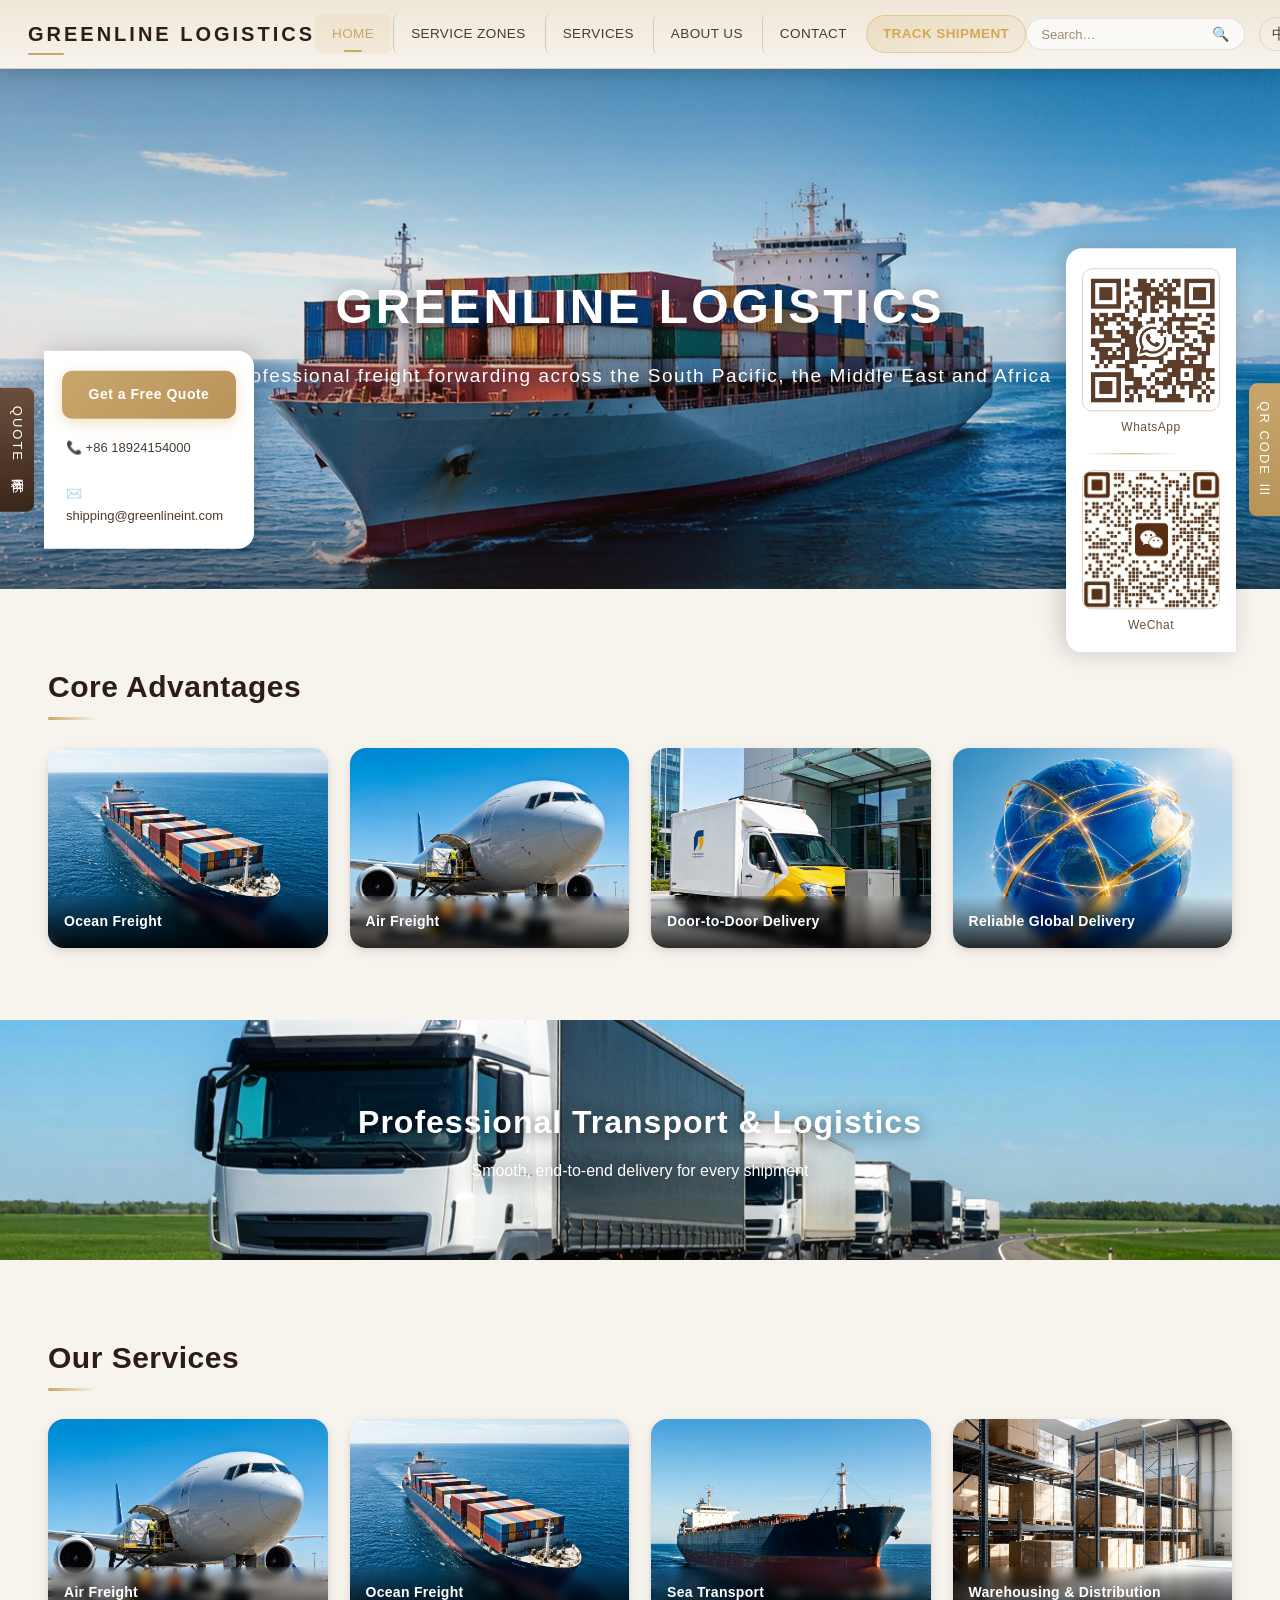
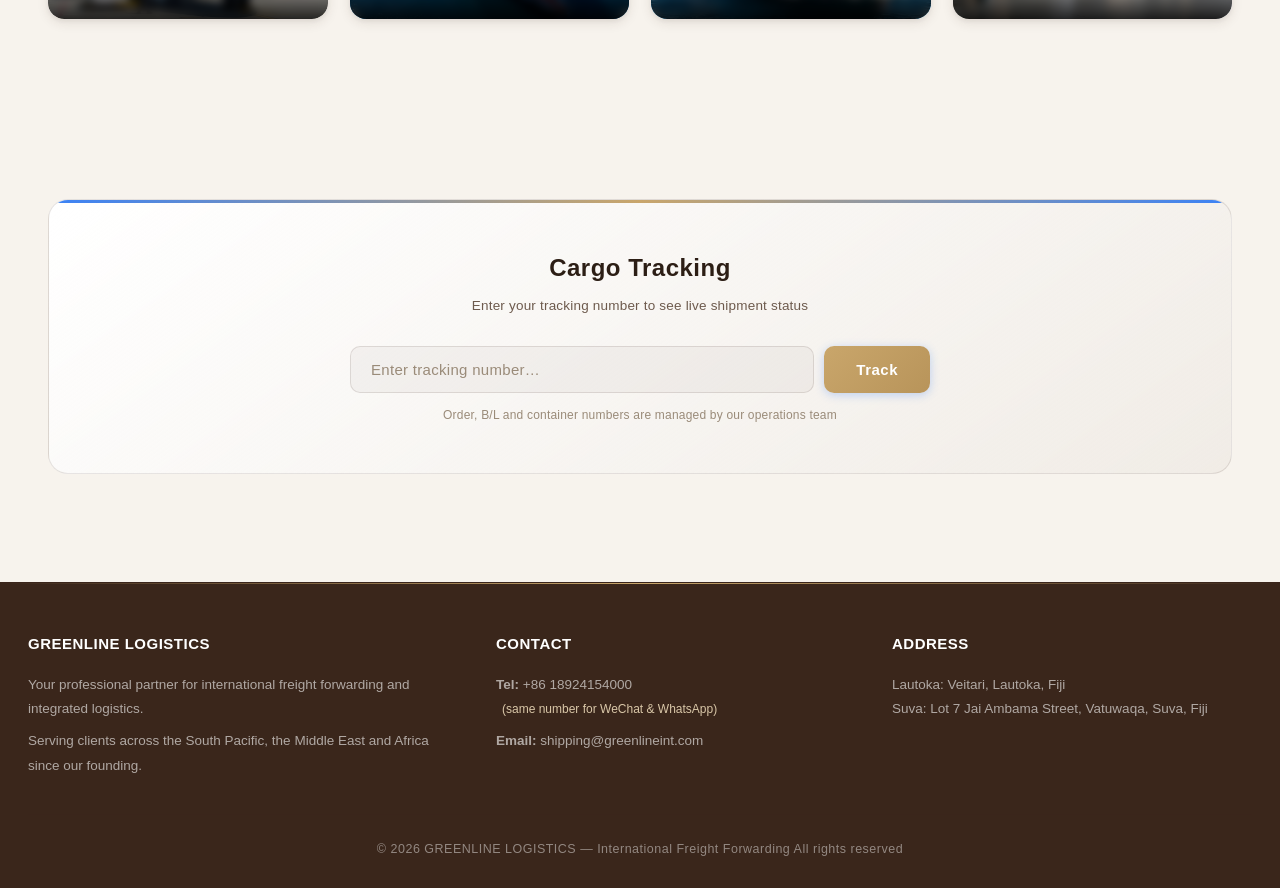
<file: index.html>
<!DOCTYPE html>
<html lang="en">
<head>
<meta charset="UTF-8">
<meta name="viewport" content="width=device-width, initial-scale=1.0">
<title>GREENLINE LOGISTICS — International Freight Forwarding & Logistics</title>
<meta name="description" content="GREENLINE LOGISTICS — Professional international freight forwarding, ocean shipping, air freight, customs clearance, and door-to-door logistics solutions. Serving the South Pacific, Middle East & Africa.">
<meta name="keywords" content="freight forwarding, logistics, ocean shipping, air freight, customs clearance, international shipping, cargo tracking, GREENLINE">
<link rel="icon" type="image/png" href="images/favicon.png">
<link rel="stylesheet" href="style.css?v=20261126b">
<script src="i18n.js?v=20261112b"></script>
</head>
<body>

<!-- Header / Navigation -->
<header class="header">
  <div class="header-inner">
    <button class="menu-toggle" onclick="document.querySelector('.nav').classList.toggle('open')" aria-label="Menu">&#9776;</button>
    <div class="logo" data-i18n="logo">GREENLINE LOGISTICS</div>
    <nav class="nav">
      <a href="index.html" class="active" data-i18n="nav.home">Home</a>
      <a href="service-zones.html" data-i18n="nav.zones">Service Zones</a>
      <a href="service.html" data-i18n="nav.service">Service</a>
      <a href="about.html" data-i18n="nav.about">About Us</a>
      <a href="contact.html" data-i18n="nav.contact">Contact Us</a>
      <a href="index.html#track" class="nav-track" data-i18n="nav.track">Track Order</a>
    </nav>
    <div class="nav-right">
      <div class="search-box">
        <input type="text" id="siteSearch" data-i18n-ph="search.ph" placeholder="Search...">
        <button type="button" id="searchBtnNav" title="Search this page">&#128269;</button>
      </div>
      <span class="lang-switch" title="切换到中文" aria-label="切换到中文">中文</span>
    </div>
  </div>
</header>

<!-- Hero Banner -->
<section class="hero">
  <img src="images/hero-home.jpg" alt="International Transportation Logistics — Airplane and Cargo Ship">
  <div class="hero-overlay">
    <h1 data-i18n="home.hero.title">GREENLINE LOGISTICS</h1>
    <p data-i18n="home.hero.sub">Professional Freight Forwarding Across the South Pacific, Middle East &amp; Africa</p>
  </div>
</section>

<!-- Core Advantages -->
<section class="section reveal">
  <div class="container">
    <h2 class="section-title" data-i18n="home.core.title">Core Advantages</h2>
    <div class="card-grid">
      <div class="card-img">
        <img src="images/icons/ocean.jpg" alt="International Ocean Shipping">
        <div class="label" data-i18n="home.core.ocean">International Ocean Shipping</div>
      </div>
      <div class="card-img">
        <img src="images/icons/air.jpg" alt="International Air Freight">
        <div class="label" data-i18n="home.core.air">International Air Freight</div>
      </div>
      <div class="card-img">
        <img src="images/icons/door.jpg" alt="Door-to-door Sea Freight">
        <div class="label" data-i18n="home.core.door">Door-to-door Sea Freight</div>
      </div>
      <div class="card-img">
        <img src="images/icons/global.jpg" alt="Stable Global Delivery">
        <div class="label" data-i18n="home.core.global">Stable Global Delivery</div>
      </div>
    </div>
  </div>
</section>

<!-- Full-width Banner -->
<section class="full-banner">
  <img src="images/banner-highway.jpg" alt="Professional Transportation & Logistics Highway">
  <div class="banner-text">
    <h2 data-i18n="home.banner.title">Professional Transportation &amp; Logistics</h2>
    <p data-i18n="home.banner.sub">Smooth Shipping for You All the Way</p>
  </div>
</section>

<!-- Service Items -->
<section class="section reveal">
  <div class="container">
    <h2 class="section-title" data-i18n="home.service.title">Service Items</h2>
    <div class="card-grid">
      <div class="card-img">
        <img src="images/icons/air.jpg" alt="Air Freight Services">
        <div class="label" data-i18n="home.service.air">Air Freight</div>
      </div>
      <div class="card-img">
        <img src="images/icons/ocean.jpg" alt="Ocean Shipping Services">
        <div class="label" data-i18n="home.service.ocean">Ocean Freight</div>
      </div>
      <div class="card-img">
        <img src="images/icons/sea.jpg" alt="Sea Transport">
        <div class="label" data-i18n="home.service.sea">Sea Transport</div>
      </div>
      <div class="card-img">
        <img src="images/icons/warehouse.jpg" alt="Warehousing & Distribution">
        <div class="label" data-i18n="home.service.warehouse">Warehousing &amp; Distribution</div>
      </div>
    </div>
  </div>
</section>

<!-- Cargo Tracking Module -->
<section class="section">
  <div class="container">
    <div class="track-section" id="track">
      <h2 data-i18n="track.title">Cargo Tracking</h2>
      <div class="track-sub" data-i18n="track.sub">Enter your tracking number to view shipment status</div>
      <div class="track-row">
        <input id="codeInput" type="text" autocomplete="off" data-i18n-ph="track.ph" placeholder="Enter tracking number...">
        <button id="searchBtn" data-i18n="track.btn">Track</button>
      </div>
      <div class="track-hint" data-i18n="track.hint">Order / B/L / Container no. maintained by our back-office team</div>
      <div class="track-result" id="result">
        <div class="track-res-code"><span data-i18n="track.code">CODE:</span> <b id="resCode"></b></div>
        <div class="track-res-info" id="resInfo"></div>
        <div class="track-timeline" id="resTimeline"></div>
        <div class="track-res-time" id="resUpdated"></div>
      </div>
      <div class="track-notfound" id="notfound"></div>
    </div>
  </div>
</section>

<!-- Search Results Overlay (hidden by default) -->
<div id="searchOverlay" class="search-overlay" style="display:none">
  <div class="search-overlay-inner">
    <div class="search-overlay-header">
      <span data-i18n="search.results">Search Results</span>
      <button onclick="closeSearch()" class="search-close">&times;</button>
    </div>
    <div id="searchResultsBody" class="search-results-body"></div>
  </div>
</div>

<!-- Footer -->
<footer class="footer">
  <div class="footer-inner">
    <div class="footer-col">
      <h4 data-i18n="logo">GREENLINE LOGISTICS</h4>
      <p data-i18n="footer.company">Professional international freight forwarding and integrated logistics services.</p>
      <p data-i18n="footer.serving">Serving clients across the South Pacific, Middle East &amp; Africa since establishment.</p>
    </div>
    <div class="footer-col">
      <h4 data-i18n="footer.contact">Contact</h4>
      <p><strong>Tel:</strong> +86 18924154000 <span class="footer-same-number" data-i18n="footer.whatsappWechatNote">(same number for WeChat &amp; WhatsApp)</span></p>
      <p><strong>Email:</strong> shipping@greenlineint.com</p>
    </div>
    <div class="footer-col">
      <h4 data-i18n="footer.address">Address</h4>
      <p data-i18n-html="footer.addressText">Lautoka: Veitari, Lautoka, Fiji<br>Suva: Lot 7 Jai Ambama Street, Vatuwaqa, Suva, Fiji</p>
    </div>
  </div>
  <div class="footer-bottom" data-i18n="footer.copyright">
    &copy; 2026 GREENLINE LOGISTICS — International Freight Forwarding. All rights reserved.
  </div>
</footer>

<script>
/* ---- Track Data Loader ---- */
var DATA = { entries: [] };
var TRACK_LOAD = 'loading';                                            /* loading | ready | error */
var trackLoadTimer = setTimeout(function(){
  if(TRACK_LOAD === 'loading') TRACK_LOAD = 'error';                   /* 10s 未有响应即视为失败 */
}, 10000);
fetch('track-data.json?' + Date.now())
  .then(function(r){ if(!r.ok) throw new Error('HTTP ' + r.status); return r.json(); })
  .then(function(j){
    clearTimeout(trackLoadTimer);
    DATA = j;
    TRACK_LOAD = 'ready';
    if(window.__lastTrackCode) search();                               /* 加载慢时用户已查过 → 自动重查 */
  })
  .catch(function(e){
    clearTimeout(trackLoadTimer);
    TRACK_LOAD = 'error';
    console.warn('load track-data.json failed', e);
  });

/* 货物追踪查询辅助：提单号 / 品名 / 柜号封号 / 节点文案 全部纳入检索范围 */
/* 归一化：统一大写，把 - + / 空格 等一律当分隔符，前后补空格做「词边界」匹配，
   这样 "26N-1" 命中 "26N-1 GREENLINE+TOP SAVE"，但不会误命中 "26N-10 ..."。 */
function trackNorm(s){
  return (s == null ? '' : String(s)).toUpperCase().replace(/[^0-9A-Z\u4e00-\u9fa5]+/g, ' ').replace(/\s+/g, ' ').trim();
}
function trackHay(e){
  var parts = [e.code, e.infoZh, e.infoEn];
  (e.events || []).forEach(function(x){
    parts.push(x.statusZh, x.statusEn, x.locationZh, x.locationEn, x.noteZh, x.noteEn);
  });
  return ' ' + trackNorm(parts.join(' ')) + ' ';
}
function escAttr(s){ return esc(s).replace(/"/g, '&quot;'); }
/* 模糊匹配到多票时（同一柜常见）：列出来让客户自己点 */
function showMatchList(list){
  var res = document.getElementById('result');
  var tl  = document.getElementById('resTimeline');
  var zh  = I18N.curLang() === 'zh';
  document.getElementById('resCode').textContent = (zh ? '匹配到 ' : 'Matched ') + list.length + (zh ? ' 票' : ' shipment(s)');
  document.getElementById('resInfo').textContent = (zh ? '点击下面任意一票查看详细轨迹' : 'Tap a shipment below to view its timeline');
  document.getElementById('resUpdated').textContent = '';
  var html = '<div class="tl-head">' + (zh ? '\ud83d\ude9a 请选择一票' : '\ud83d\ude9a Pick a shipment') + '</div><ul class="tl-list tl-pick">';
  list.forEach(function(e){
    html += '<li class="tl-item" data-code="' + escAttr(e.code) + '" style="cursor:pointer">'
         +  '<span class="tl-dot"></span><div class="tl-body">'
         +  '<div class="tl-status">' + esc(e.code) + '</div>'
         +  ((e.infoZh || e.infoEn) ? '<div class="tl-meta">' + esc(e.infoZh || e.infoEn) + '</div>' : '')
         +  '</div></li>';
  });
  html += '</ul>';
  if(tl) tl.innerHTML = html;
  res.classList.add('show');
  if(tl) Array.prototype.forEach.call(tl.querySelectorAll('[data-code]'), function(li){
    li.addEventListener('click', function(){
      document.getElementById('codeInput').value = li.getAttribute('data-code');
      search();
    });
  });
}
function search(){
  var code = (document.getElementById('codeInput').value || '').trim().toUpperCase();
  var res = document.getElementById('result');
  var nf  = document.getElementById('notfound');
  var tl  = document.getElementById('resTimeline');
  res.classList.remove('show'); nf.classList.remove('show');
  if(tl) tl.innerHTML = '';
  if(!code) return;
  window.__lastTrackCode = code;                                         /* 加载中/失败时也记住关键词 */
  var found = null, matches = [];
  (DATA.entries||[]).forEach(function(e){
    if((e.code||'').toUpperCase() === code) found = e;                 // 1) 精确匹配优先
  });
  if(!found){
    /* 2) 模糊匹配：提单号片段 / 品名 / 柜号封号 / 节点文案 都算（词边界，避免 26N-1 撞上 26N-10） */
    var needle = ' ' + trackNorm(code) + ' ';
    (DATA.entries||[]).forEach(function(e){
      if(trackHay(e).indexOf(needle) >= 0) matches.push(e);
    });
    if(matches.length === 1) found = matches[0];
    /* 3) 短批次号（如 26 / 26N）再按词首前缀补一轮：26 列出所有 26 批次，26N 只列 26N */
    var q = trackNorm(code);
    if(/^[0-9A-Z]{2,4}$/.test(q)){
      var seen = {};
      matches.forEach(function(e){ seen[e.code] = 1; });
      (DATA.entries||[]).forEach(function(e){
        var hay = trackHay(e);                                        /* 含柜号/封号 note，半截柜号也能搜 */
        if(hay.indexOf(' ' + q) >= 0 && !seen[e.code]){ matches.push(e); seen[e.code] = 1; }
      });
      if(matches.length === 1) found = matches[0];
      else if(matches.length > 1) found = null;
    }
  }
  if(found){
    document.getElementById('resCode').textContent = found.code;
    var zh = I18N.curLang()==='zh';
    var infoKey  = zh ? 'infoZh' : 'infoEn';
    var otherKey = zh ? 'infoEn' : 'infoZh';
    document.getElementById('resInfo').textContent = (found[infoKey] || found[otherKey] || found.info || '');
    window.__lastTrackCode = code;
    var events = (found.events||[]).filter(function(x){ return x && (x.status||x.statusZh||x.statusEn||x.date||x.note||x.noteZh||x.noteEn||x.location||x.locationZh||x.locationEn); });
    if(events.length && tl) renderTimeline(events);
    document.getElementById('resUpdated').textContent = (I18N.curLang()==='zh'?'更新时间：':'Updated: ') + (found.updated || '—');
    res.classList.add('show');
  } else if(matches.length > 1){
    window.__lastTrackCode = code;                                     // 切语言时按同一关键词重查
    showMatchList(matches);
  } else {
    document.getElementById('resCode').textContent = '';
    document.getElementById('resInfo').textContent = '';
    document.getElementById('resUpdated').textContent = '';
    if(TRACK_LOAD === 'loading' || TRACK_LOAD === 'error'){
      var zhLoad = I18N.curLang() === 'zh';
      nf.textContent = TRACK_LOAD === 'loading'
        ? (zhLoad ? '货物数据加载中，请稍后重试' : 'Loading tracking data, please retry shortly')
        : (zhLoad ? '货物数据加载失败，请刷新页面或联系客服' : 'Failed to load tracking data, please refresh or contact us');
    } else {
      nf.textContent = I18N.t('track.nf');
    }
    nf.classList.add('show');
  }
}

function esc(s){ return (s==null?'':String(s)).replace(/[&<>]/g,function(c){return {'&':'&amp;','<':'&lt;','>':'&gt;'}[c];}); }

function renderTimeline(events){
  var tl = document.getElementById('resTimeline');
  if(!tl) return;
  var zh = I18N.curLang()==='zh';
  function pick(ev, base){
    var k  = base + (zh ? 'Zh' : 'En');
    var ok = base + (zh ? 'En' : 'Zh');
    return (ev[k]  != null && ev[k]  !== '') ? ev[k]
         : (ev[ok] != null && ev[ok] !== '') ? ev[ok]
         : (ev[base] || '');
  }
  var html = '<div class="tl-head">'+(zh?'🚚 物流轨迹':'🚚 Tracking Timeline')+'</div><ul class="tl-list">';
  events.slice().reverse().forEach(function(ev, i){
    var status = pick(ev, 'status');
    var location = pick(ev, 'location');
    var note = pick(ev, 'note');
    html += '<li class="tl-item'+(i===0?' tl-now':'')+'">';
    var dateShow = zh ? (ev.date||'') : (ev.dateEn || ev.date || '');
    if(dateShow) html += '<div class="tl-date">'+esc(dateShow)+'</div>';
    html += '<span class="tl-dot"></span><div class="tl-body">';
    var statusText = esc(status);
    if(location) statusText += ' <span class="tl-loc">'+esc(location)+'</span>';
    if(statusText) html += '<div class="tl-status">'+statusText+'</div>';
    var meta = [];
    if(note) meta.push(esc(note));
    if(meta.length) html += '<div class="tl-meta">'+meta.join(' &nbsp;·&nbsp; ')+'</div>';
    html += '</div></li>';
  });
  html += '</ul>';
  tl.innerHTML = html;
}
document.getElementById('searchBtn').addEventListener('click', search);
document.getElementById('codeInput').addEventListener('keydown', function(e){
  if(e.key === 'Enter') search();
});

/* Re-render the tracking result when the language is switched */
window.addEventListener('gl-lang-change', function(){
  if(window.__lastTrackCode){
    var ci = document.getElementById('codeInput');
    if(ci) ci.value = window.__lastTrackCode;
    search();
  }
});

/* ---- Real On-Page Search ---- */
(function(){
  var input = document.getElementById('siteSearch');
  var btn   = document.getElementById('searchBtnNav');
  if(!input || !btn) return;

  function doSearch(){
    var q = (input.value||'').trim().toLowerCase();
    if(!q){ closeSearch(); return; }
    // Collect searchable text nodes from main content
    var walker = document.createTreeWalker(
      document.body,
      NodeFilter.SHOW_TEXT,
      { acceptNode: function(n){
        var p = n.parentElement;
        if(!p) return NodeFilter.FILTER_REJECT;
        var tag = p.tagName;
        // skip script/style/nav/footer/header/.search-overlay
        if(/^(SCRIPT|STYLE|NOSCRIPT)$/.test(tag)) return NodeFilter.FILTER_REJECT;
        if(p.closest('nav,.nav,.footer,.header,.search-overlay,.track-row,.back-top,.mascot')) return NodeFilter.FILTER_REJECT;
        if(n.textContent.trim().length < 2) return NodeFilter.FILTER_REJECT;
        return NodeFilter.FILTER_ACCEPT;
      }}
    );
    var matches = [];
    var node;
    while(node = walker.nextNode()){
      var text = node.textContent.trim();
      if(text.toLowerCase().indexOf(q) !== -1){
        var el = node.parentElement;
        // Get a meaningful context
        var ctx = el.closest('section,[class*="card"],[class*="col"],.text-block,h1,h2,h3,p') || el;
        // Avoid duplicates
        if(matches.indexOf(ctx) === -1) matches.push(ctx);
      }
    }
    showResults(q, matches);
  }

  function showResults(q, els){
    var overlay = document.getElementById('searchOverlay');
    var body    = document.getElementById('searchResultsBody');
    overlay.style.display = 'flex';
    if(els.length === 0){
      body.innerHTML = '<div class="search-empty">'+(I18N.curLang()==='zh'?'未找到匹配内容。':'No matching content found.')+'</div>';
      return;
    }
    var html = '';
    // Limit to 20 results
    els.slice(0,20).forEach(function(el){
      var text = el.textContent.replace(/\s+/g,' ').trim();
      // Truncate
      if(text.length > 200) text = text.substring(0,200)+'...';
      // Highlight
      var re = new RegExp('('+q.replace(/[.*+?^${}()|[\]\\]/g,'\\$&')+')','gi');
      text = text.replace(re,'<mark>$1</mark>');
      html += '<div class="search-result-item">'+text+'</div>';
    });
    body.innerHTML = html;
  }

  window.closeSearch = function(){
    document.getElementById('searchOverlay').style.display = 'none';
  };

  btn.addEventListener('click', doSearch);
  input.addEventListener('keydown', function(e){ if(e.key==='Enter') doSearch(); });
  // ESC to close
  document.addEventListener('keydown', function(e){ if(e.key==='Escape') closeSearch(); });
})();

/* ---- Scroll Reveal ---- */
(function(){
  var reveals = document.querySelectorAll('.reveal');
  if(!reveals.length) return;
  var observer = new IntersectionObserver(function(entries){
    entries.forEach(function(entry){
      if(entry.isIntersecting) entry.target.classList.add('visible');
    });
  }, { threshold: .12 });
  reveals.forEach(function(el){ observer.observe(el); });
})();

/* ---- Back to Top visibility ---- */
(function(){
  var btn = document.querySelector('.back-top');
  if(!btn) return;
  window.addEventListener('scroll', function(){
    if(window.scrollY > 400) btn.classList.add('visible');
    else btn.classList.remove('visible');
  }, { passive: true });
})();
</script>

<!-- Floating QR Sidebar (Fixed Right) -->
<aside class="qr-sidebar open" id="qrSidebar">
  <button class="qr-sidebar-toggle" onclick="document.getElementById('qrSidebar').classList.toggle('open')" title="Scan QR Code">QR CODE &#9776;</button>
  <div class="qr-sidebar-panel">
    <div class="qr-card">
      <img src="images/qr-whatsapp.png" alt="WhatsApp Business QR Code">
      <span data-i18n="sidebar.whatsapp">WhatsApp</span>
    </div>
    <div class="qr-divider"></div>
    <div class="qr-card">
      <img src="images/qr-wechat.png" alt="WeChat QR Code">
      <span data-i18n="sidebar.wechat">WeChat</span>
    </div>
  </div>
</aside>

<!-- Left Enquiry Sidebar (Fixed Left) -->
<aside class="enq-sidebar open" id="enqSidebar">
  <button class="enq-sidebar-toggle" onclick="document.getElementById('enqSidebar').classList.toggle('open')" title="Get a Free Quote">QUOTE 询价 &#9776;</button>
  <div class="enq-sidebar-panel">
    <a class="enq-cta" href="contact.html" data-i18n="enq.cta">Get a Free Quote</a>
    <a class="enq-row" href="tel:+8618924154000">📞 +86 18924154000</a>
    <a class="enq-row" href="mailto:shipping@greenlineint.com">✉️ shipping@greenlineint.com</a>
  </div>
</aside>

</body>
</html>
</file>
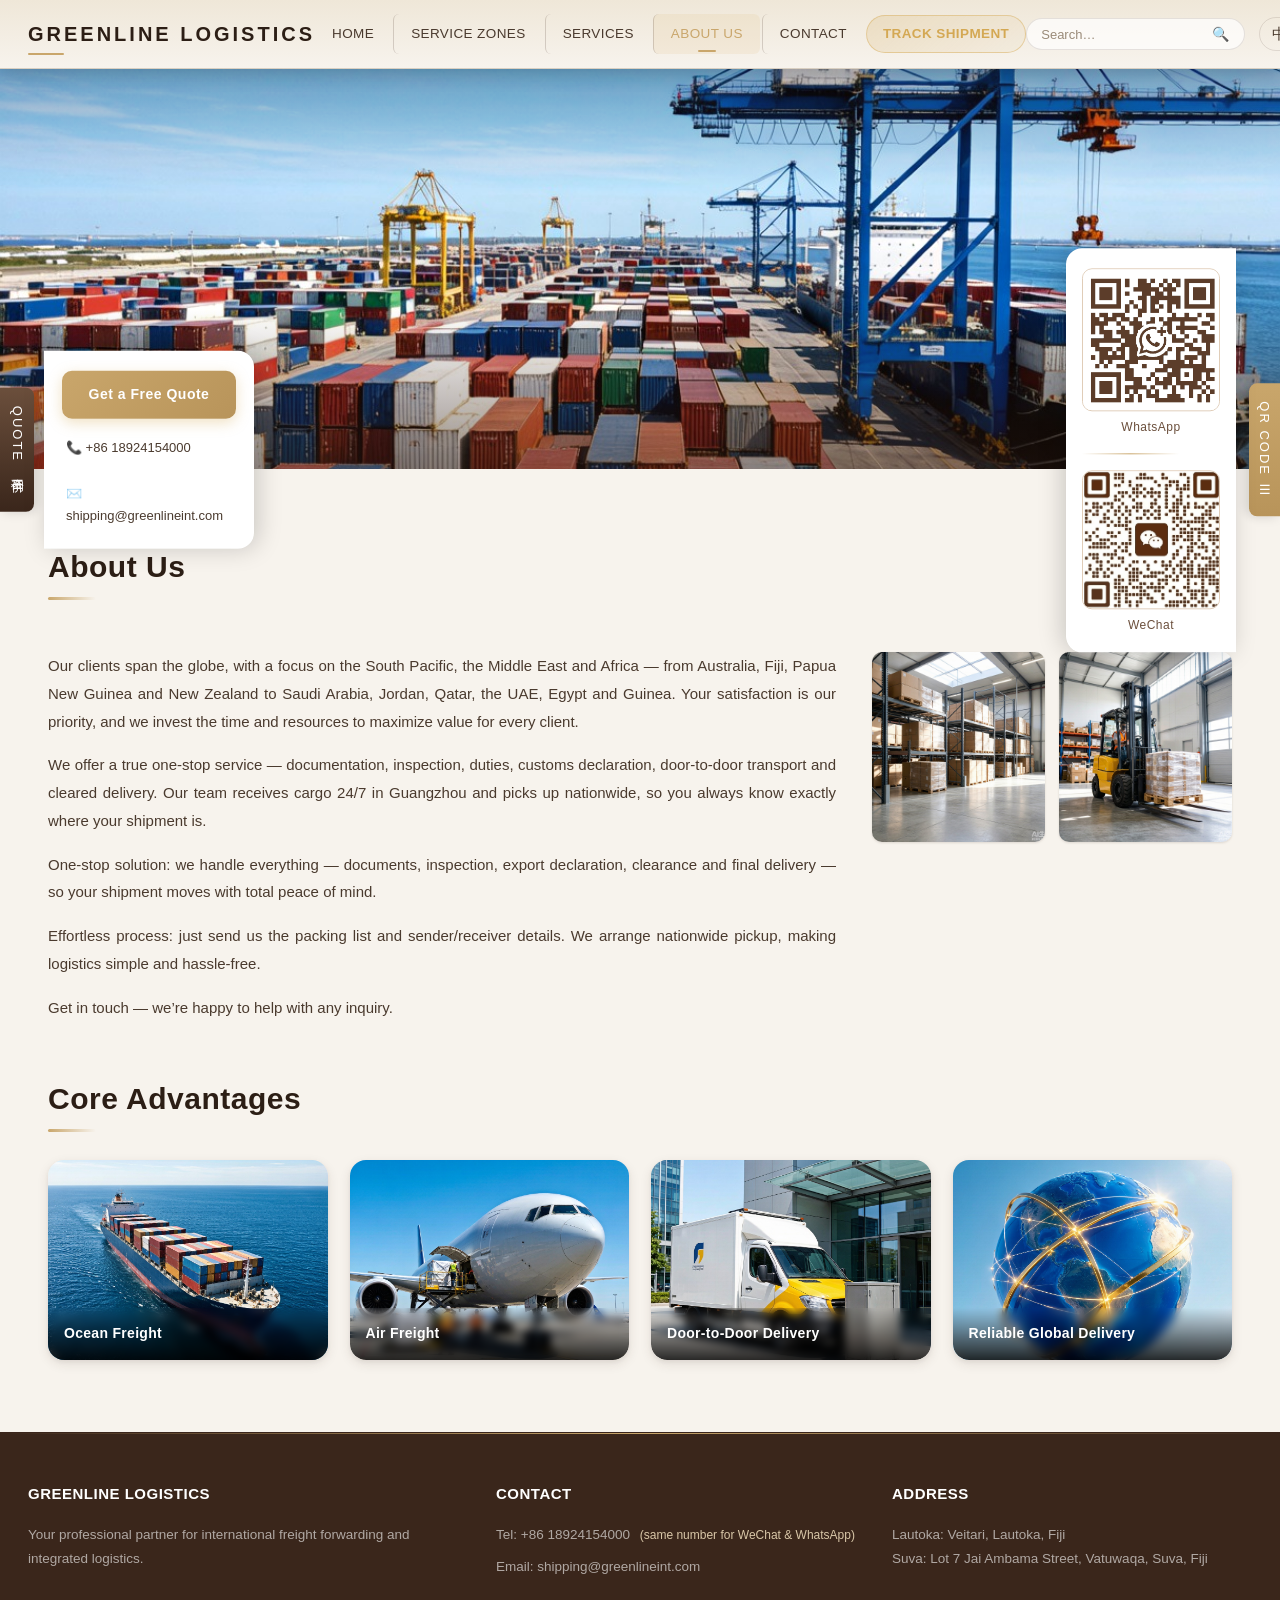
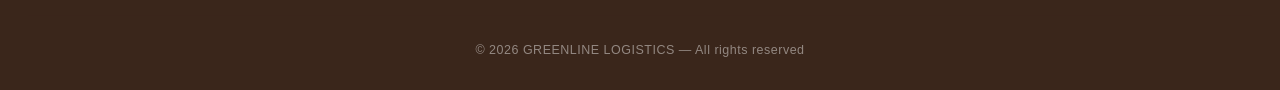
<file: about.html>
<!DOCTYPE html>
<html lang="en">
<head>
<meta charset="UTF-8">
<meta name="viewport" content="width=device-width, initial-scale=1.0">
<title>About Us — GREENLINE LOGISTICS</title>
<meta name="description" content="About GREENLINE LOGISTICS — our team, mission, and commitment to professional international freight forwarding services.">
<link rel="icon" type="image/png" href="images/favicon.png">
<link rel="stylesheet" href="style.css?v=20261112b">
<script src="i18n.js?v=20261112b"></script>
</head>
<body>

<header class="header">
  <div class="header-inner">
    <button class="menu-toggle" onclick="document.querySelector('.nav').classList.toggle('open')" aria-label="Menu">&#9776;</button>
    <div class="logo" data-i18n="logo">GREENLINE LOGISTICS</div>
    <nav class="nav">
      <a href="index.html" data-i18n="nav.home">Home</a>
      <a href="service-zones.html" data-i18n="nav.zones">Service Zones</a>
      <a href="service.html" data-i18n="nav.service">Service</a>
      <a href="about.html" class="active" data-i18n="nav.about">About Us</a>
      <a href="contact.html" data-i18n="nav.contact">Contact Us</a>
      <a href="index.html#track" class="nav-track" data-i18n="nav.track">Track Order</a>
    </nav>
    <div class="nav-right">
      <div class="search-box">
        <input type="text" id="siteSearch" data-i18n-ph="search.ph" placeholder="Search...">
        <button type="button" id="searchBtnNav" title="Search this page">&#128269;</button>
      </div>
      <span class="lang-switch" title="切换到中文" aria-label="切换到中文">中文</span>
    </div>
  </div>
</header>

<!-- Hero: Container Ship -->
<section class="page-hero">
  <img src="images/hero-about.jpg" alt="About GREENLINE LOGISTICS — Container Ship at Port">
</section>

<!-- About Content -->
<section class="section reveal">
  <div class="container">
    <h2 class="section-title" data-i18n="about.title">About Us</h2>
    <div class="about-layout">
      <div class="text-block">
        <p data-i18n="about.p1">Our clients are located all over the world, covering the South Pacific, the Middle East and Africa. Our major customers come from Australia, Fiji, Papua New Guinea, New Zealand, Saudi Arabia, Jordan, Qatar, the United Arab Emirates, Egypt and Guinea. Customer satisfaction is our top priority. We devote time and energy and resources to maximize value for every client.</p>
        <p data-i18n="about.p2">We provide one-stop full services including document preparation, commodity inspection, tax payment, customs declaration, door-to-door transportation and customs clearance delivery to your designated address. Professional service. We accept cargo 24 hours a day in Guangzhou and offer nationwide pickup service. You can track accurate shipment updates at any time.</p>
        <p data-i18n="about.one_stop"></p>
        <p data-i18n="about.easy_process"></p>
        <p data-i18n="about.cta">Feel free to contact us for inquiries!</p>
      </div>
      <div class="about-pics">
        <img src="images/icons/warehouse.jpg" alt="Warehouse Interior — Logistics Center">
        <img src="images/icons/ops.jpg" alt="Logistics Operations Center">
      </div>
    </div>

    <!-- Core Advantages -->
    <h2 class="section-title" style="margin-top:52px" data-i18n="home.core.title">Core Advantages</h2>
    <div class="card-grid reveal">
      <div class="card-img">
        <img src="images/icons/ocean.jpg" alt="International Ocean Shipping">
        <div class="label" data-i18n="home.core.ocean">International Ocean Shipping</div>
      </div>
      <div class="card-img">
        <img src="images/icons/air.jpg" alt="International Air Freight">
        <div class="label" data-i18n="home.core.air">International Air Freight</div>
      </div>
      <div class="card-img">
        <img src="images/icons/door.jpg" alt="Door-to-door Sea Freight">
        <div class="label" data-i18n="home.core.door">Door-to-door Sea Freight</div>
      </div>
      <div class="card-img">
        <img src="images/icons/global.jpg" alt="Stable Global Delivery">
        <div class="label" data-i18n="home.core.global">Stable Global Delivery</div>
      </div>
    </div>
  </div>
</section>

<!-- Search Results Overlay -->
<div id="searchOverlay" class="search-overlay" style="display:none">
  <div class="search-overlay-inner">
    <div class="search-overlay-header">
      <span data-i18n="search.results">Search Results</span>
      <button onclick="closeSearch()" class="search-close">&times;</button>
    </div>
    <div id="searchResultsBody" class="search-results-body"></div>
  </div>
</div>

<!-- Footer -->
<footer class="footer">
  <div class="footer-inner">
    <div class="footer-col">
      <h4 data-i18n="logo">GREENLINE LOGISTICS</h4>
      <p data-i18n="footer.company">Professional international freight forwarding and integrated logistics services.</p>
    </div>
    <div class="footer-col">
      <h4 data-i18n="footer.contact">Contact</h4>
      <p>Tel: +86 18924154000 <span class="footer-same-number" data-i18n="footer.whatsappWechatNote">(same number for WeChat &amp; WhatsApp)</span></p>
      <p>Email: shipping@greenlineint.com</p>
    </div>
    <div class="footer-col">
      <h4 data-i18n="footer.address">Address</h4>
      <p data-i18n-html="footer.addressText">Lautoka: Veitari, Lautoka, Fiji<br>Suva: Lot 7 Jai Ambama Street, Vatuwaqa, Suva, Fiji</p>
    </div>
  </div>
  <div class="footer-bottom" data-i18n="footer.copyright.short">&copy; 2026 GREENLINE LOGISTICS — All rights reserved.</div>
</footer>

<button class="back-top" onclick="window.scrollTo({top:0,behavior:'smooth'})" title="Back to top">&#9650;</button>

<script>
/* Real On-Page Search */
(function(){
  var i=document.getElementById('siteSearch'),b=document.getElementById('searchBtnNav');if(!i||!b)return;
  function ds(){var q=(i.value||'').trim().toLowerCase();if(!q){closeSearch();return;}
    var w=document.createTreeWalker(document.body,NodeFilter.SHOW_TEXT,{acceptNode:function(n){var p=n.parentElement;if(!p)return NodeFilter.FILTER_REJECT;if(/^(SCRIPT|STYLE|NOSCRIPT)$/.test(p.tagName))return NodeFilter.FILTER_REJECT;if(p.closest('nav,.nav,.footer,.header,.topbar,.search-overlay,.back-top,.mascot'))return NodeFilter.FILTER_REJECT;if(n.textContent.trim().length<2)return NodeFilter.FILTER_REJECT;return NodeFilter.FILTER_ACCEPT;}});
    var m=[],n;while(n=w.nextNode()){if(n.textContent.trim().toLowerCase().indexOf(q)!==-1){var e=n.parentElement.closest('section,[class*="card"],[class*="col"],.text-block,h1,h2,h3,p')||n.parentElement;if(m.indexOf(e)===-1)m.push(e);}}
    sr(q,m);}
  function sr(q,els){var o=document.getElementById('searchOverlay'),bd=document.getElementById('searchResultsBody');o.style.display='flex';if(!els.length){bd.innerHTML='<div class="search-empty">'+(I18N.curLang()==='zh'?'未找到匹配内容。':'No matching content found.')+'</div>';return;}var h='';els.slice(0,20).forEach(function(el){var t=el.textContent.replace(/\s+/g,' ').trim();if(t.length>200)t=t.substring(0,200)+'...';var re=new RegExp('('+q.replace(/[.*+?^${}()|[\]\\]/g,'\\$&')+')','gi');h+='<div class="search-result-item">'+t.replace(re,'<mark>$1</mark>')+'</div>';});bd.innerHTML=h;}
  window.closeSearch=function(){document.getElementById('searchOverlay').style.display='none';};
  b.addEventListener('click',ds);i.addEventListener('keydown',function(e){if(e.key==='Enter')ds();});
  document.addEventListener('keydown',function(e){if(e.key==='Escape')closeSearch();});
})();
/* Scroll Reveal + Back Top */
(function(){var r=document.querySelectorAll('.reveal');if(!r.length)return;var o=new IntersectionObserver(function(e){e.forEach(function(x){if(x.isIntersecting)x.target.classList.add('visible');});},{threshold:.12});r.forEach(function(el){o.observe(el);});})();
(function(){var bt=document.querySelector('.back-top');if(!bt)return;window.addEventListener('scroll',function(){if(window.scrollY>400)bt.classList.add('visible');else bt.classList.remove('visible');},{passive:true});})();
</script>

<!-- Floating QR Sidebar (Fixed Right) -->
<aside class="qr-sidebar open" id="qrSidebar">
  <button class="qr-sidebar-toggle" onclick="document.getElementById('qrSidebar').classList.toggle('open')" title="Scan QR Code">QR CODE &#9776;</button>
  <div class="qr-sidebar-panel">
    <div class="qr-card">
      <img src="images/qr-whatsapp.png" alt="WhatsApp Business QR Code">
      <span data-i18n="sidebar.whatsapp">WhatsApp</span>
    </div>
    <div class="qr-divider"></div>
    <div class="qr-card">
      <img src="images/qr-wechat.png" alt="WeChat QR Code">
      <span data-i18n="sidebar.wechat">WeChat</span>
    </div>
  </div>
</aside>

<!-- Left Enquiry Sidebar (Fixed Left) -->
<aside class="enq-sidebar open" id="enqSidebar">
  <button class="enq-sidebar-toggle" onclick="document.getElementById('enqSidebar').classList.toggle('open')" title="Get a Free Quote">QUOTE 询价 &#9776;</button>
  <div class="enq-sidebar-panel">
    <a class="enq-cta" href="contact.html" data-i18n="enq.cta">Get a Free Quote</a>
    <a class="enq-row" href="tel:+8618924154000">📞 +86 18924154000</a>
    <a class="enq-row" href="mailto:shipping@greenlineint.com">✉️ shipping@greenlineint.com</a>
  </div>
</aside>

</body>
</html>
</file>
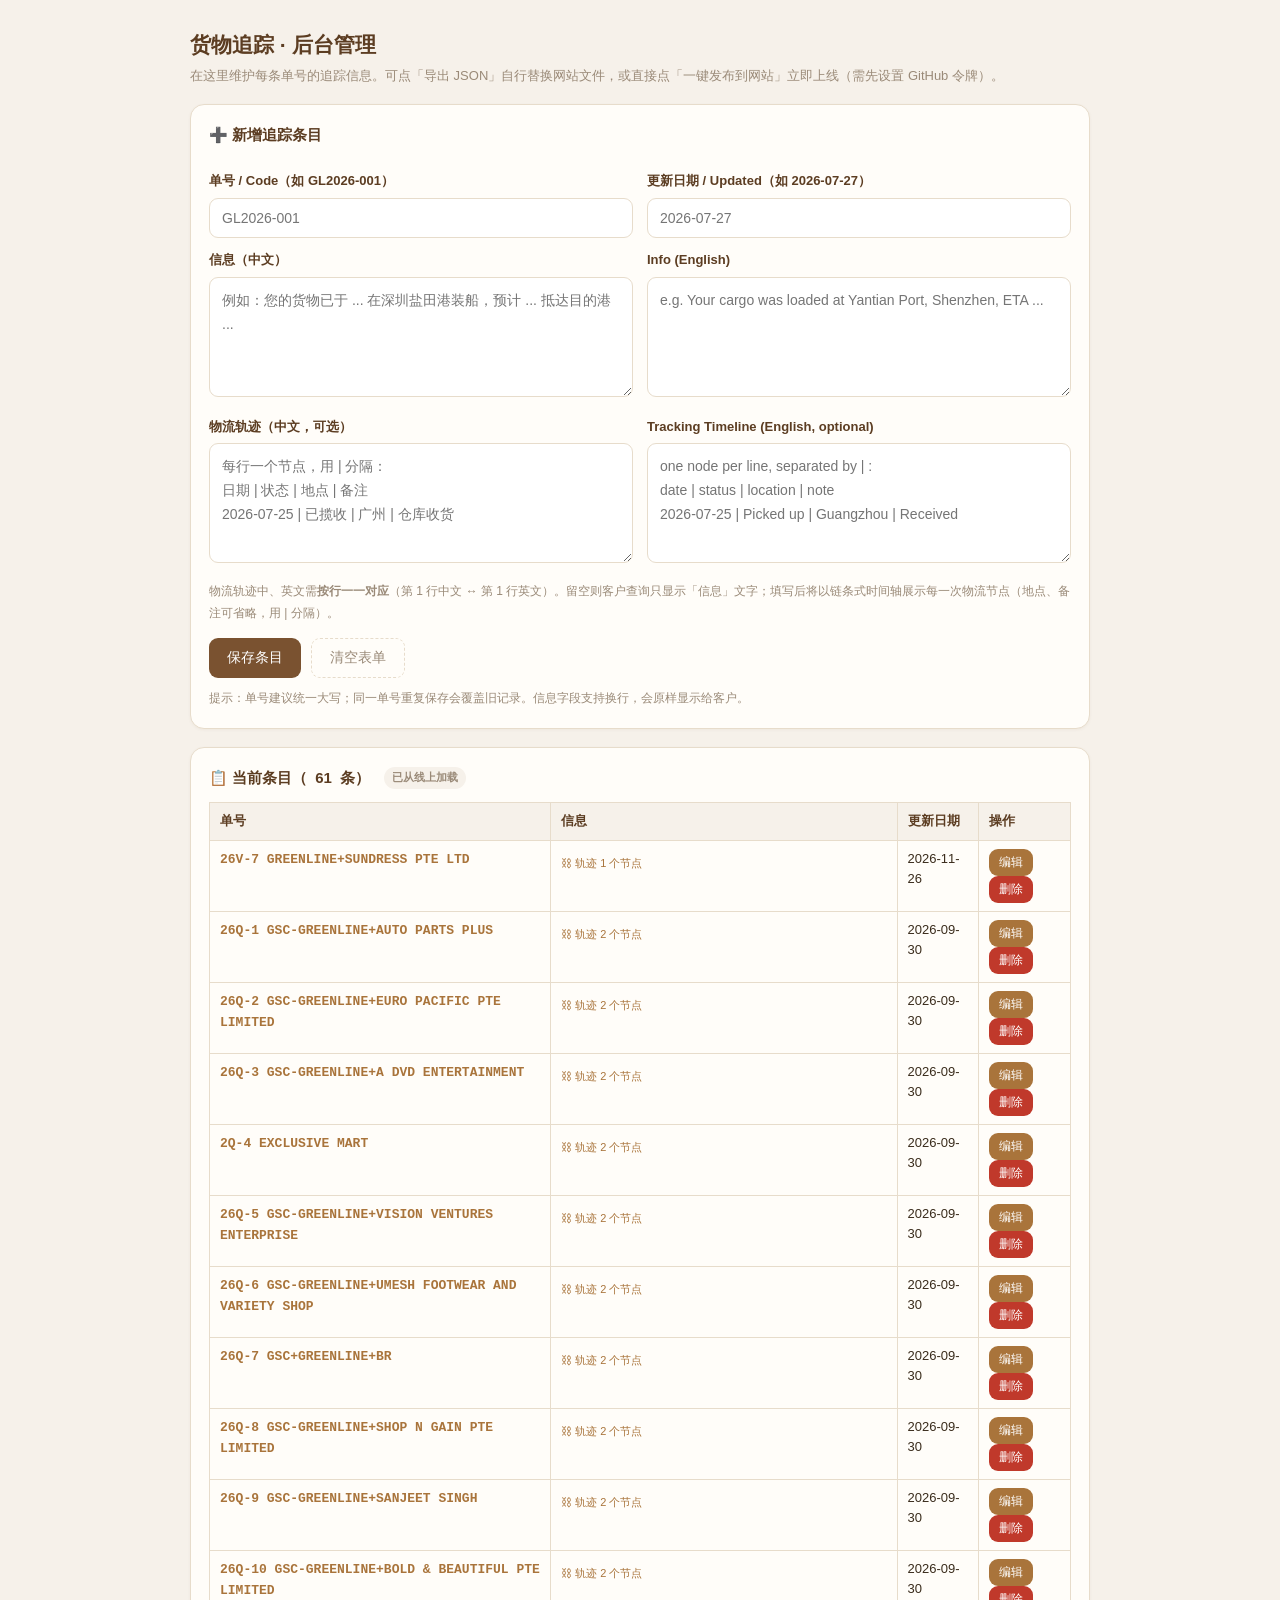
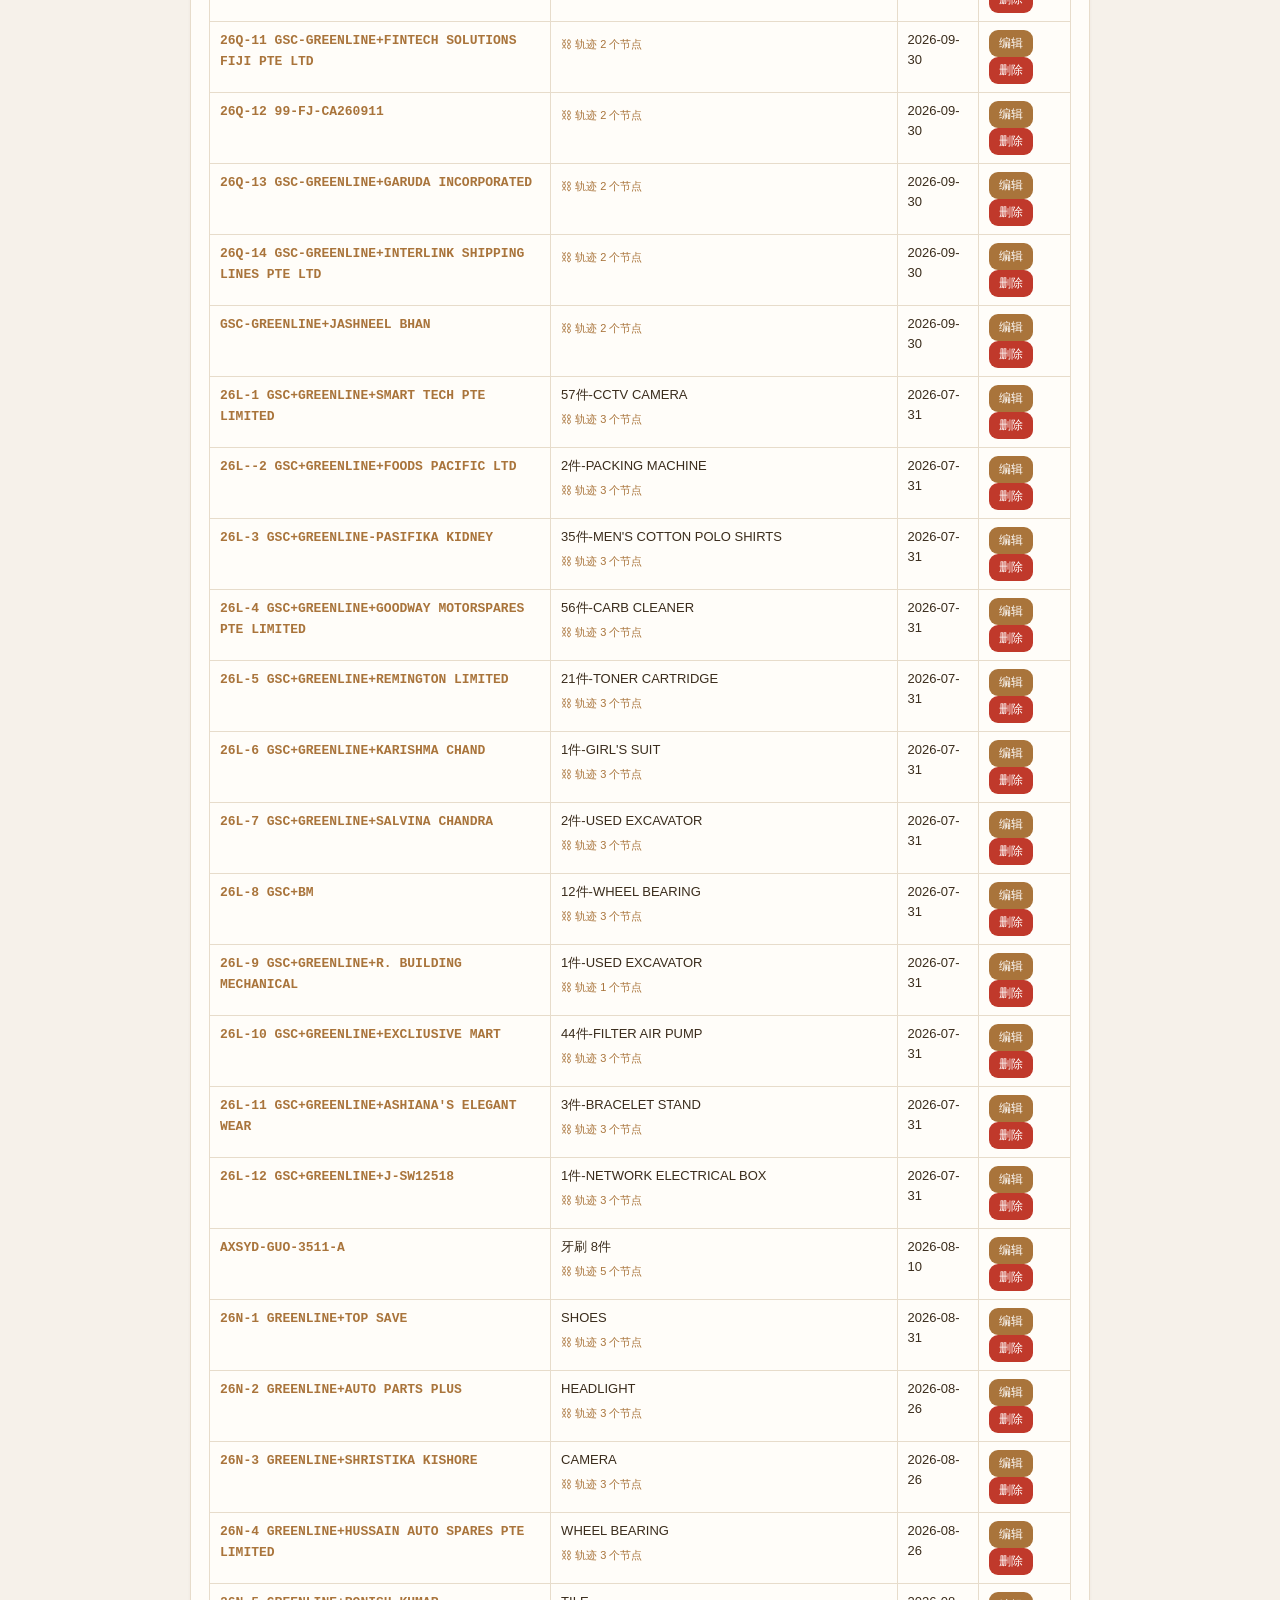
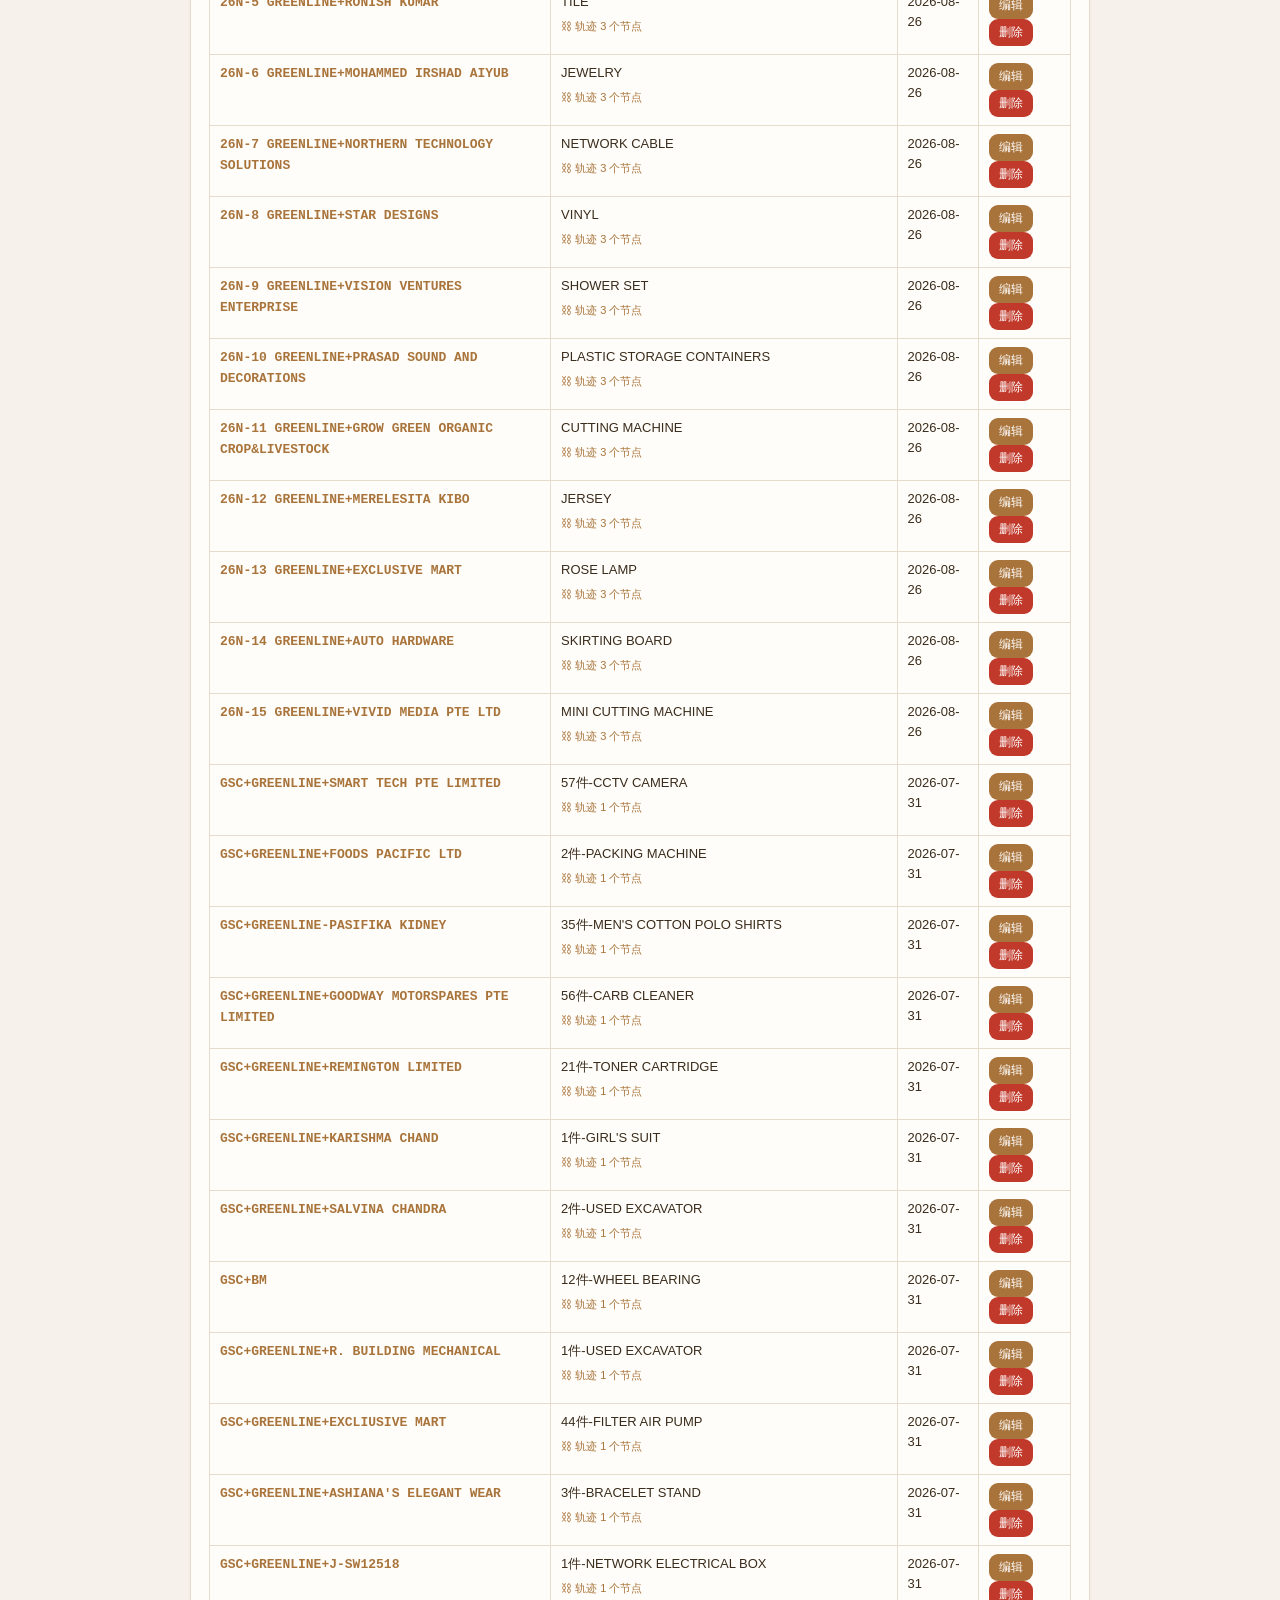
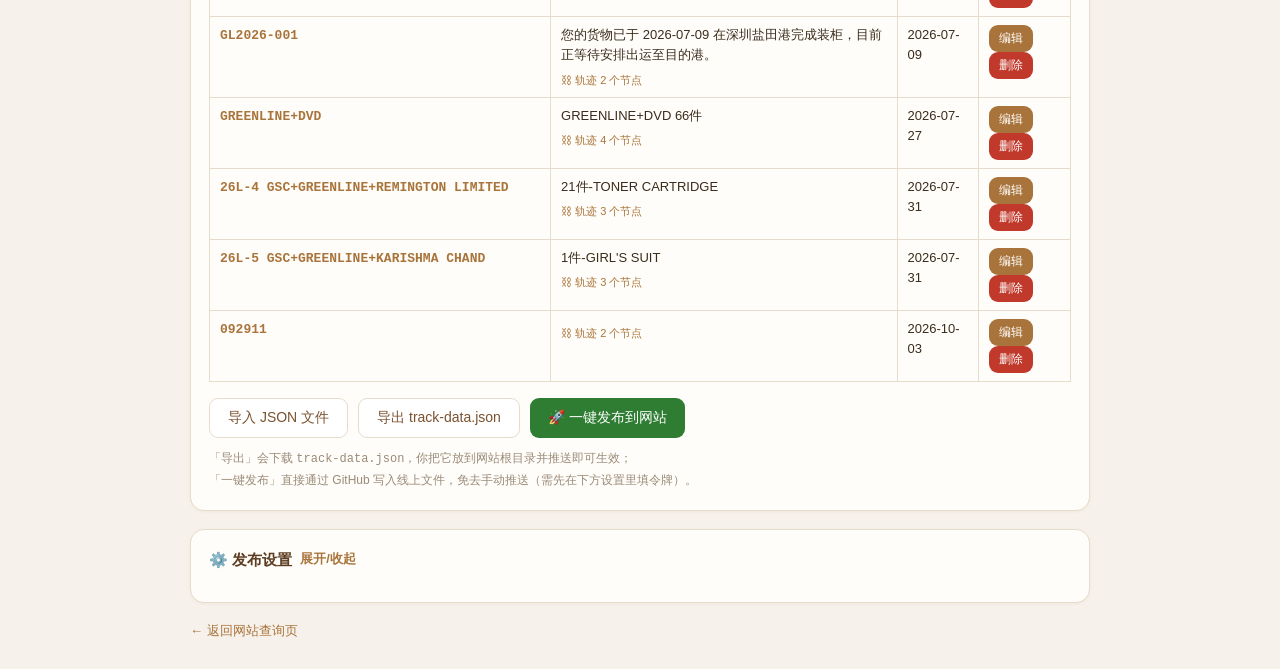
<file: admin.html>
<!DOCTYPE html>
<html lang="zh-CN">
<head>
<meta charset="UTF-8">
<meta name="viewport" content="width=device-width, initial-scale=1.0">
<title>货物追踪 · 后台管理</title>
<style>
  :root{--c-bg:#f6f1ea;--c-card:#fffdf9;--c-brown:#7a5230;--c-brown-d:#5c3d22;--c-accent:#a9743b;--c-text:#3a2c1c;--c-muted:#9a8a78;--c-line:#e7dccb;--c-ok:#2e7d32;--c-bad:#c0392b}
  *{box-sizing:border-box;margin:0;padding:0}
  body{font-family:"Segoe UI","Microsoft YaHei",sans-serif;background:var(--c-bg);color:var(--c-text);padding:28px 16px;line-height:1.6}
  .wrap{max-width:900px;margin:0 auto}
  h1{font-size:21px;color:var(--c-brown-d);margin-bottom:4px}
  .desc{color:var(--c-muted);font-size:13px;margin-bottom:18px}
  .card{background:var(--c-card);border:1px solid var(--c-line);border-radius:14px;padding:18px;margin-bottom:18px;box-shadow:0 1px 3px rgba(122,82,48,.06)}
  .card h2{font-size:15px;color:var(--c-brown-d);margin-bottom:12px;display:flex;align-items:center;gap:8px}
  label{display:block;font-size:13px;color:var(--c-brown-d);margin:12px 0 6px;font-weight:600}
  input,textarea{width:100%;padding:11px 12px;border:1px solid var(--c-line);border-radius:9px;font-size:14px;font-family:inherit;outline:none;background:#fff}
  input:focus,textarea:focus{border-color:var(--c-accent);box-shadow:0 0 0 3px rgba(169,116,59,.12)}
  textarea{min-height:120px;resize:vertical;line-height:1.7}
  .btns{display:flex;gap:10px;flex-wrap:wrap;margin-top:14px}
  button{background:var(--c-brown);color:#fff;border:none;border-radius:9px;padding:10px 18px;font-size:14px;cursor:pointer;transition:.15s}
  button:hover{filter:brightness(.95)}
  button.sec{background:#fff;color:var(--c-brown);border:1px solid var(--c-line)}
  button.ok{background:var(--c-ok)}
  button.ghost{background:transparent;color:var(--c-muted);border:1px dashed var(--c-line)}
  table{width:100%;border-collapse:collapse;font-size:13px;margin-top:6px}
  th,td{border:1px solid var(--c-line);padding:8px 10px;text-align:left;vertical-align:top}
  th{background:var(--c-bg);color:var(--c-brown-d);white-space:nowrap}
  td code{color:var(--c-accent);font-weight:600}
  td .info-cell{max-height:64px;overflow:auto}
  .del{background:var(--c-bad);padding:5px 10px;font-size:12px}
  .edit{background:var(--c-accent);padding:5px 10px;font-size:12px;margin-right:6px}
  .tip{font-size:12px;color:var(--c-muted);line-height:1.8;margin-top:10px}
  .tl-count{font-size:11px;color:var(--c-accent);margin-top:6px}
  a.back{color:var(--c-accent);text-decoration:none;font-size:13px}
  .status{font-size:13px;margin-top:10px;padding:9px 12px;border-radius:8px;display:none}
  .status.ok{display:block;background:#e8f5e9;color:var(--c-ok);border:1px solid #c8e6c9}
  .status.bad{display:block;background:#fdecea;color:var(--c-bad);border:1px solid #f5c6cb}
  .status.info{display:block;background:#eaf2fb;color:#1a5276;border:1px solid #c5e0f5}
  .row2{display:grid;grid-template-columns:1fr 1fr;gap:14px}
  @media(max-width:560px){.row2{grid-template-columns:1fr}}
  .settings-toggle{cursor:pointer;color:var(--c-accent);font-size:13px;user-select:none}
  .settings-body{display:none;margin-top:12px;border-top:1px dashed var(--c-line);padding-top:12px}
  .settings-body.open{display:block}
  .pill{display:inline-block;font-size:11px;padding:2px 8px;border-radius:20px;background:var(--c-bg);color:var(--c-muted);margin-left:6px}
</style>
</head>
<body>
<div class="wrap">
  <h1>货物追踪 · 后台管理</h1>
  <div class="desc">在这里维护每条单号的追踪信息。可点「导出 JSON」自行替换网站文件，或直接点「一键发布到网站」立即上线（需先设置 GitHub 令牌）。</div>

  <!-- 编辑/新增 表单 -->
  <div class="card">
    <h2 id="formTitle">➕ 新增追踪条目</h2>
    <div class="row2">
      <div>
        <label>单号 / Code（如 GL2026-001）</label>
        <input id="fCode" type="text" placeholder="GL2026-001" autocomplete="off">
      </div>
      <div>
        <label>更新日期 / Updated（如 2026-07-27）</label>
        <input id="fDate" type="text" placeholder="2026-07-27" autocomplete="off">
      </div>
    </div>
    <div class="row2">
      <div>
        <label>信息（中文）</label>
        <textarea id="fInfoZh" placeholder="例如：您的货物已于 ... 在深圳盐田港装船，预计 ... 抵达目的港 ..."></textarea>
      </div>
      <div>
        <label>Info (English)</label>
        <textarea id="fInfoEn" placeholder="e.g. Your cargo was loaded at Yantian Port, Shenzhen, ETA ..."></textarea>
      </div>
    </div>
    <div class="row2">
      <div>
        <label>物流轨迹（中文，可选）</label>
        <textarea id="fTlZh" placeholder="每行一个节点，用 | 分隔：&#10;日期 | 状态 | 地点 | 备注&#10;2026-07-25 | 已揽收 | 广州 | 仓库收货"></textarea>
      </div>
      <div>
        <label>Tracking Timeline (English, optional)</label>
        <textarea id="fTlEn" placeholder="one node per line, separated by | :&#10;date | status | location | note&#10;2026-07-25 | Picked up | Guangzhou | Received"></textarea>
      </div>
    </div>
    <div class="tip">物流轨迹中、英文需<strong>按行一一对应</strong>（第 1 行中文 ↔ 第 1 行英文）。留空则客户查询只显示「信息」文字；填写后将以链条式时间轴展示每一次物流节点（地点、备注可省略，用 | 分隔）。</div>
    <div class="btns">
      <button id="saveBtn">保存条目</button>
      <button class="sec" id="cancelBtn" style="display:none">取消编辑</button>
      <button class="ghost" id="clearBtn">清空表单</button>
    </div>
    <div class="tip">提示：单号建议统一大写；同一单号重复保存会覆盖旧记录。信息字段支持换行，会原样显示给客户。</div>
  </div>

  <!-- 列表 -->
  <div class="card">
    <h2>📋 当前条目（<span id="cnt">0</span> 条）<span class="pill" id="srcPill"></span></h2>
    <table>
      <thead><tr><th>单号</th><th>信息</th><th>更新日期</th><th>操作</th></tr></thead>
      <tbody id="tbody"></tbody>
    </table>
    <div class="btns" style="margin-top:16px">
      <button class="sec" id="impBtn">导入 JSON 文件</button>
      <button class="sec" id="expBtn">导出 track-data.json</button>
      <button class="ok" id="publishBtn">🚀 一键发布到网站</button>
      <input id="fileInput" type="file" accept=".json" style="display:none">
    </div>
    <div id="status" class="status"></div>
    <div class="tip">
      「导出」会下载 <code>track-data.json</code>，你把它放到网站根目录并推送即可生效；<br>
      「一键发布」直接通过 GitHub 写入线上文件，免去手动推送（需先在下方设置里填令牌）。
    </div>
  </div>

  <!-- 发布设置 -->
  <div class="card">
    <h2>⚙️ 发布设置 <span class="settings-toggle" id="setToggle">展开/收起</span></h2>
    <div class="settings-body" id="setBody">
      <label>GitHub 访问令牌（Personal Access Token）</label>
      <input id="fToken" type="password" placeholder="ghp_... 或 github_pat_..." autocomplete="off">
      <div class="tip">
        令牌仅保存在<strong>你本地浏览器</strong>（localStorage），不会上传到任何第三方。用途：通过 GitHub API 直接向仓库写入 <code>track-data.json</code>。<br>
        <strong>如何获取令牌：</strong>登录 GitHub → 右上角头像 → Settings → Developer settings → Personal access tokens → Tokens (classic) → Generate new token (classic)。勾选 <code>repo</code> 权限即可，过期时间可按需设置。令牌对应仓库：<code>guohuiyan56-bot/gllogistics-website</code>。
      </div>
      <div class="btns">
        <button id="saveToken">保存令牌</button>
        <button class="sec" id="testToken">测试令牌</button>
        <button class="ghost" id="clearToken">清除令牌</button>
      </div>
    </div>
  </div>

  <div class="btns"><a class="back" href="index.html#track">← 返回网站查询页</a></div>
</div>

<script>
  var REPO = 'guohuiyan56-bot/gllogistics-website';
  var FILE = 'track-data.json';
  var entries = [];
  var editingIndex = -1;

  function esc(s){ return (s==null?'':String(s)).replace(/[&<>]/g,function(c){return {'&':'&amp;','<':'&lt;','>':'&gt;'}[c];}); }
  function parseEvents(zhText, enText){
    var zhLines = (zhText||'').split('\n').map(function(l){return l.trim();});
    var enLines = (enText||'').split('\n').map(function(l){return l.trim();});
    var events = [];
    for(var i=0;i<zhLines.length;i++){
      var zh = zhLines[i];
      var en = enLines[i] || '';
      if(!zh) continue; // 中文行空则跳过（中文/英文按行一一对应）
      var zp = zh.split('|').map(function(s){return s.trim();});
      var ep = en.split('|').map(function(s){return s.trim();});
      var ev = {};
      if(zp[0]) ev.date = zp[0];
      ev.statusZh   = zp[1] || '';
      ev.statusEn   = ep[1] || '';
      ev.locationZh = zp[2] || '';
      ev.locationEn = ep[2] || '';
      ev.noteZh     = zp[3] || '';
      ev.noteEn     = ep[3] || '';
      events.push(ev);
    }
    return events.filter(function(ev){
      return ev.date || ev.statusZh || ev.noteZh || ev.locationZh || ev.statusEn || ev.noteEn || ev.locationEn;
    });
  }
  function eventsToTextZh(events){
    return (events||[]).map(function(ev){
      return [ev.date||'', ev.statusZh||'', ev.locationZh||'', ev.noteZh||''].join(' | ');
    }).join('\n');
  }
  function eventsToTextEn(events){
    return (events||[]).map(function(ev){
      return [ev.date||'', ev.statusEn||'', ev.locationEn||'', ev.noteEn||''].join(' | ');
    }).join('\n');
  }
  function $(id){ return document.getElementById(id); }
  function setStatus(msg, type){
    var el = $('status');
    el.className = 'status' + (type ? ' '+type : '');
    el.innerHTML = msg;
  }

  function loadData(){
    fetch(FILE + '?t=' + Date.now())
      .then(function(r){ if(!r.ok) throw new Error('HTTP '+r.status); return r.json(); })
      .then(function(j){
        entries = (j && j.entries) ? j.entries : [];
        $('srcPill').textContent = '已从线上加载';
        render();
      })
      .catch(function(e){
        entries = [];
        $('srcPill').textContent = '未能加载线上数据（可手动新增或导入）';
        render();
        console.warn('load failed', e);
      });
  }

  function render(){
    var tb = $('tbody');
    $('cnt').textContent = entries.length;
    tb.innerHTML = '';
    entries.forEach(function(e, i){
      var tr = document.createElement('tr');
      var infoText = ((e.infoZh || e.info || '')).replace(/</g,'&lt;');
      var tlCount = (e.events && e.events.length) ? '<div class="tl-count">⛓ 轨迹 '+e.events.length+' 个节点</div>' : '';
      tr.innerHTML =
        '<td><code>'+esc(e.code)+'</code></td>'+
        '<td><div class="info-cell">'+infoText+tlCount+'</div></td>'+
        '<td>'+esc(e.updated||'')+'</td>'+
        '<td><button class="edit" data-i="'+i+'">编辑</button>'+
        '<button class="del" data-i="'+i+'">删除</button></td>';
      tb.appendChild(tr);
    });
    tb.querySelectorAll('.del').forEach(function(b){
      b.addEventListener('click', function(){
        if(confirm('确认删除单号 '+entries[+b.getAttribute('data-i')].code+' ？')){
          entries.splice(+b.getAttribute('data-i'),1); render();
        }
      });
    });
    tb.querySelectorAll('.edit').forEach(function(b){
      b.addEventListener('click', function(){
        var i = +b.getAttribute('data-i');
        var e = entries[i];
        editingIndex = i;
        $('fCode').value = e.code || '';
        $('fInfoZh').value = e.infoZh || e.info || '';
        $('fInfoEn').value = e.infoEn || '';
        $('fDate').value = e.updated || '';
        $('fTlZh').value = eventsToTextZh(e.events||[]);
        $('fTlEn').value = eventsToTextEn(e.events||[]);
        $('formTitle').textContent = '✏️ 编辑条目（'+e.code+'）';
        $('saveBtn').textContent = '更新条目';
        $('cancelBtn').style.display = '';
        window.scrollTo({top:0,behavior:'smooth'});
      });
    });
  }

  function resetForm(){
    editingIndex = -1;
    $('fCode').value=''; $('fInfoZh').value=''; $('fInfoEn').value=''; $('fDate').value=''; $('fTlZh').value=''; $('fTlEn').value='';
    $('formTitle').textContent='➕ 新增追踪条目';
    $('saveBtn').textContent='保存条目';
    $('cancelBtn').style.display='none';
  }

  $('saveBtn').addEventListener('click', function(){
    var code = $('fCode').value.trim();
    var infoZh = $('fInfoZh').value.trim();
    var infoEn = $('fInfoEn').value.trim();
    var date = $('fDate').value.trim();
    if(!code || !infoZh){ alert('请填写单号和信息（中文）'); return; }
    var rec = { code: code, infoZh: infoZh, infoEn: infoEn, updated: date };
    var events = parseEvents($('fTlZh').value, $('fTlEn').value);
    if(events.length) rec.events = events;
    if(editingIndex >= 0){
      entries[editingIndex] = rec;
    } else {
      // 覆盖同名单号（若已存在）
      var ex = entries.findIndex(function(x){ return x.code === code; });
      if(ex >= 0){ entries[ex] = rec; }
      else { entries.push(rec); }
    }
    resetForm();
    render();
    setStatus('已保存到本地列表，记得「导出」或「一键发布」才能让客户看到。', 'info');
  });

  $('cancelBtn').addEventListener('click', resetForm);
  $('clearBtn').addEventListener('click', function(){ if(confirm('清空当前表单？')) resetForm(); });

  $('impBtn').addEventListener('click', function(){ $('fileInput').click(); });
  $('fileInput').addEventListener('change', function(ev){
    var f = ev.target.files[0]; if(!f) return;
    var r = new FileReader();
    r.onload = function(){
      try{
        var j = JSON.parse(r.result);
        var imported = j.entries || [];
        // 合并：同名单号覆盖
        imported.forEach(function(im){
          var ex = entries.findIndex(function(x){ return x.code === im.code; });
          if(ex >= 0) entries[ex] = im; else entries.push(im);
        });
        render();
        setStatus('导入成功，合并后共 '+entries.length+' 条。', 'ok');
      }catch(e){ setStatus('JSON 解析失败：'+e.message, 'bad'); }
    };
    r.readAsText(f);
  });

  $('expBtn').addEventListener('click', function(){
    var blob = new Blob([JSON.stringify({entries:entries}, null, 2)], {type:'application/json'});
    var a = document.createElement('a');
    a.href = URL.createObjectURL(blob);
    a.download = 'track-data.json';
    a.click();
    setStatus('已导出 track-data.json，把它放到网站根目录并推送即生效。', 'ok');
  });

  /* ---------- GitHub 一键发布 ---------- */
  function getToken(){ return localStorage.getItem('gl_admin_token') || ''; }
  function b64(str){ return btoa(unescape(encodeURIComponent(str))); }

  $('setToggle').addEventListener('click', function(){
    $('setBody').classList.toggle('open');
    $('fToken').value = getToken();
  });
  $('saveToken').addEventListener('click', function(){
    var t = $('fToken').value.trim();
    if(!t){ alert('请先填写令牌'); return; }
    localStorage.setItem('gl_admin_token', t);
    setStatus('令牌已保存到本地浏览器。', 'ok');
  });
  $('clearToken').addEventListener('click', function(){
    localStorage.removeItem('gl_admin_token');
    $('fToken').value='';
    setStatus('已清除本地令牌。', 'info');
  });
  $('testToken').addEventListener('click', function(){
    var t = $('fToken').value.trim() || getToken();
    if(!t){ setStatus('请先填写令牌。', 'bad'); return; }
    setStatus('正在测试令牌...', 'info');
    fetch('https://api.github.com/repos/'+REPO, {headers:{'Authorization':'Bearer '+t}})
      .then(function(r){ if(!r.ok) throw new Error('HTTP '+r.status); return r.json(); })
      .then(function(j){ setStatus('令牌有效，仓库：'+(j.full_name||REPO), 'ok'); })
      .catch(function(e){ setStatus('令牌测试失败：'+e.message, 'bad'); });
  });

  $('publishBtn').addEventListener('click', function(){
    var t = getToken();
    if(!t){ setStatus('请先在「发布设置」里保存 GitHub 令牌。', 'bad'); $('setBody').classList.add('open'); $('fToken').value=''; return; }
    if(!entries.length){ setStatus('当前没有任何条目可发布。', 'bad'); return; }
    if(!confirm('确认将 '+entries.length+' 条追踪数据发布到线上网站？')) return;

    var apiBase = 'https://api.github.com/repos/'+REPO+'/contents/'+FILE;
    setStatus('正在读取线上文件最新版本...', 'info');

    fetch(apiBase + '?t=' + Date.now(), {headers:{'Authorization':'Bearer '+t}})
      .then(function(r){
        if(r.status === 404) return null; // 文件不存在则新建
        if(!r.ok) throw new Error('读取失败 HTTP '+r.status);
        return r.json();
      })
      .then(function(meta){
        var content = b64(JSON.stringify({entries:entries}, null, 2));
        var body = { message: 'Update track-data.json via admin ('+entries.length+' entries) ' + new Date().toISOString().slice(0,10),
                     content: content };
        if(meta && meta.sha) body.sha = meta.sha;
        return fetch(apiBase, {
          method:'PUT',
          headers:{'Authorization':'Bearer '+t,'Content-Type':'application/json'},
          body: JSON.stringify(body)
        });
      })
      .then(function(r){
        if(!r.ok) throw new Error('发布失败 HTTP '+r.status);
        return r.json();
      })
      .then(function(){
        setStatus('🎉 发布成功！约 1 分钟内客户即可在网站查到最新数据。', 'ok');
      })
      .catch(function(e){
        setStatus('发布失败：'+e.message+'（请检查令牌权限是否为 repo 范围）', 'bad');
      });
  });

  loadData();
</script>
</body>
</html>
</file>
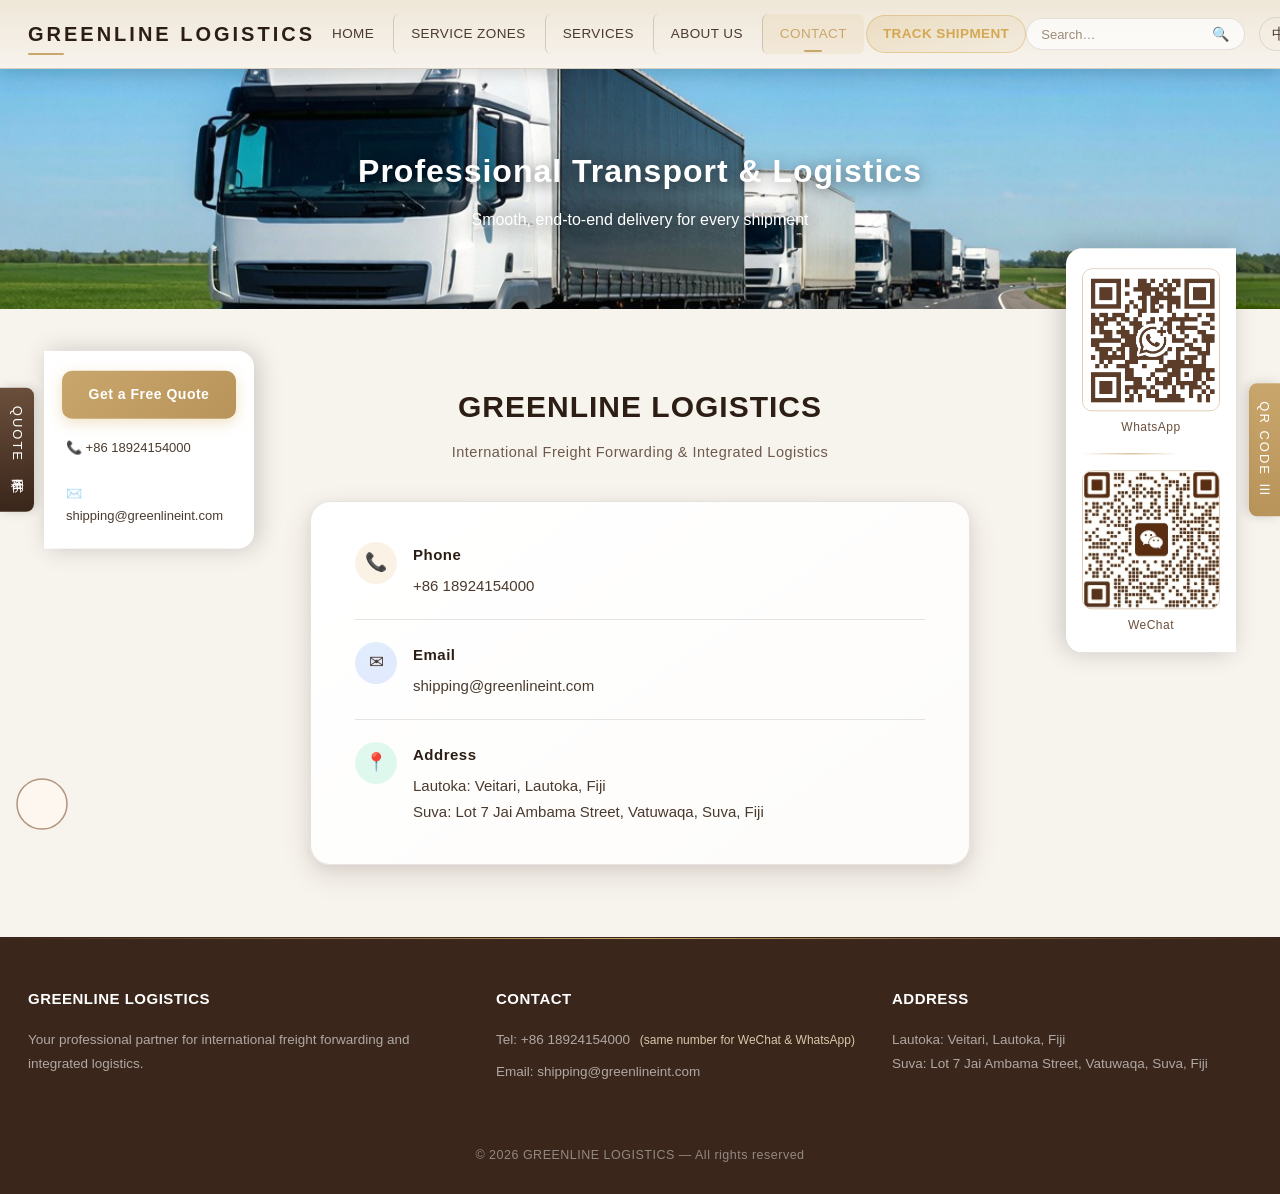
<file: contact.html>
<!DOCTYPE html>
<html lang="en">
<head>
<meta charset="UTF-8">
<meta name="viewport" content="width=device-width, initial-scale=1.0">
<title>Contact Us — GREENLINE LOGISTICS</title>
<meta name="description" content="Contact GREENLINE LOGISTICS for international freight forwarding inquiries. Phone, email, and offices in Lautoka and Suva, Fiji.">
<link rel="icon" type="image/png" href="images/favicon.png">
<link rel="stylesheet" href="style.css?v=20261112b">
<script src="i18n.js?v=20261112b"></script>
</head>
<body>

<header class="header">
  <div class="header-inner">
    <button class="menu-toggle" onclick="document.querySelector('.nav').classList.toggle('open')" aria-label="Menu">&#9776;</button>
    <div class="logo" data-i18n="logo">GREENLINE LOGISTICS</div>
    <nav class="nav">
      <a href="index.html" data-i18n="nav.home">Home</a>
      <a href="service-zones.html" data-i18n="nav.zones">Service Zones</a>
      <a href="service.html" data-i18n="nav.service">Service</a>
      <a href="about.html" data-i18n="nav.about">About Us</a>
      <a href="contact.html" class="active" data-i18n="nav.contact">Contact Us</a>
      <a href="index.html#track" class="nav-track" data-i18n="nav.track">Track Order</a>
    </nav>
    <div class="nav-right">
      <div class="search-box">
        <input type="text" id="siteSearch" data-i18n-ph="search.ph" placeholder="Search...">
        <button type="button" id="searchBtnNav" title="Search this page">&#128269;</button>
      </div>
      <span class="lang-switch" title="切换到中文" aria-label="切换到中文">中文</span>
    </div>
  </div>
</header>

<!-- Highway Banner -->
<section class="full-banner">
  <img src="images/banner-highway.jpg" alt="Professional Transportation & Logistics — Highway">
  <div class="banner-text">
    <h2 data-i18n="home.banner.title">Professional Transportation &amp; Logistics</h2>
    <p data-i18n="home.banner.sub">Smooth Shipping for You All the Way</p>
  </div>
</section>

<!-- Contact Information -->
<section class="section reveal">
  <div class="container">

    <!-- Company Heading -->
    <h2 style="color:var(--text-primary);font-size:30px;font-weight:800;margin-bottom:8px;text-align:center;letter-spacing:1px" data-i18n="contact.heading">GREENLINE LOGISTICS</h2>
    <p style="text-align:center;color:var(--text-muted);font-size:14.5px;margin-bottom:36px;letter-spacing:.5px" data-i18n="contact.sub">International Freight Forwarding &amp; Integrated Logistics Solutions</p>

    <!-- Contact Details Card -->
    <div style="max-width:660px;margin:0 auto;background:linear-gradient(145deg,var(--surface-card),var(--surface-dark));border-radius:var(--radius-xl);padding:40px 44px;border:1px solid var(--border-subtle);box-shadow:var(--shadow-lg)">
      <!-- Phone -->
      <div style="display:flex;align-items:flex-start;gap:16px;margin-bottom:22px;padding-bottom:20px;border-bottom:1px solid var(--border-subtle)">
        <div style="width:42px;height:42px;border-radius:50%;background:rgba(212,168,83,.15);display:flex;align-items:center;justify-content:center;flex-shrink:0;font-size:18px">&#128222;</div>
        <div>
          <div style="font-size:15px;color:var(--text-primary);letter-spacing:.5px;margin-bottom:6px;font-weight:700" data-i18n="contact.phone.label">Phone / 电话</div>
          <div style="font-size:15px;color:var(--text-secondary);font-weight:400">+86 18924154000</div>
        </div>
      </div>
      <!-- Email -->
      <div style="display:flex;align-items:flex-start;gap:16px;margin-bottom:22px;padding-bottom:20px;border-bottom:1px solid var(--border-subtle)">
        <div style="width:42px;height:42px;border-radius:50%;background:rgba(59,130,246,.15);display:flex;align-items:center;justify-content:center;flex-shrink:0;font-size:18px">&#9993;</div>
        <div>
          <div style="font-size:15px;color:var(--text-primary);letter-spacing:.5px;margin-bottom:6px;font-weight:700" data-i18n="contact.email.label">Email / 邮箱</div>
          <div style="font-size:15px;color:var(--text-secondary);font-weight:400"><a href="mailto:shipping@greenlineint.com" style="color:var(--text-secondary);text-decoration:none;font-weight:400">shipping@greenlineint.com</a></div>
        </div>
      </div>
      <!-- Address -->
      <div style="display:flex;align-items:flex-start;gap:16px">
        <div style="width:42px;height:42px;border-radius:50%;background:rgba(52,211,153,.15);display:flex;align-items:center;justify-content:center;flex-shrink:0;font-size:18px">&#128205;</div>
        <div>
          <div style="font-size:15px;color:var(--text-primary);letter-spacing:.5px;margin-bottom:6px;font-weight:700" data-i18n="contact.addr.label">Address / 地址</div>
          <div style="font-size:15px;color:var(--text-secondary);font-weight:400;line-height:1.7" data-i18n-html="contact.addr.text">Lautoka: Veitari, Lautoka, Fiji<br>Suva: Lot 7 Jai Ambama Street, Vatuwaqa, Suva, Fiji</div>
        </div>
      </div>
    </div>

  </div>
</section>

<!-- Mascot -->
<div class="mascot">
  <svg viewBox="0 0 52 52" fill="none" xmlns="http://www.w3.org/2000/svg"><circle cx="26" cy="26" r="25" fill="#fff8f0" stroke="#9b7356" stroke-width="1.5"/><text x="26" y="33" text-anchor="middle" font-size="22">&#129418;</text></svg>
</div>

<!-- Search Results Overlay -->
<div id="searchOverlay" class="search-overlay" style="display:none">
  <div class="search-overlay-inner">
    <div class="search-overlay-header">
      <span data-i18n="search.results">Search Results</span>
      <button onclick="closeSearch()" class="search-close">&times;</button>
    </div>
    <div id="searchResultsBody" class="search-results-body"></div>
  </div>
</div>

<!-- Footer -->
<footer class="footer">
  <div class="footer-inner">
    <div class="footer-col">
      <h4 data-i18n="logo">GREENLINE LOGISTICS</h4>
      <p data-i18n="footer.company">Professional international freight forwarding and integrated logistics services.</p>
    </div>
    <div class="footer-col">
      <h4 data-i18n="footer.contact">Contact</h4>
      <p>Tel: +86 18924154000 <span class="footer-same-number" data-i18n="footer.whatsappWechatNote">(same number for WeChat &amp; WhatsApp)</span></p>
      <p>Email: shipping@greenlineint.com</p>
    </div>
    <div class="footer-col">
      <h4 data-i18n="footer.address">Address</h4>
      <p data-i18n-html="footer.addressText">Lautoka: Veitari, Lautoka, Fiji<br>Suva: Lot 7 Jai Ambama Street, Vatuwaqa, Suva, Fiji</p>
    </div>
  </div>
  <div class="footer-bottom" data-i18n="footer.copyright.short">&copy; 2026 GREENLINE LOGISTICS — All rights reserved.</div>
</footer>

<button class="back-top" onclick="window.scrollTo({top:0,behavior:'smooth'})" title="Back to top">&#9650;</button>

<script>
/* Real On-Page Search */
(function(){
  var i=document.getElementById('siteSearch'),b=document.getElementById('searchBtnNav');if(!i||!b)return;
  function ds(){var q=(i.value||'').trim().toLowerCase();if(!q){closeSearch();return;}
    var w=document.createTreeWalker(document.body,NodeFilter.SHOW_TEXT,{acceptNode:function(n){var p=n.parentElement;if(!p)return NodeFilter.FILTER_REJECT;if(/^(SCRIPT|STYLE|NOSCRIPT)$/.test(p.tagName))return NodeFilter.FILTER_REJECT;if(p.closest('nav,.nav,.footer,.header,.topbar,.search-overlay,.back-top,.mascot'))return NodeFilter.FILTER_REJECT;if(n.textContent.trim().length<2)return NodeFilter.FILTER_REJECT;return NodeFilter.FILTER_ACCEPT;}});
    var m=[],n;while(n=w.nextNode()){if(n.textContent.trim().toLowerCase().indexOf(q)!==-1){var e=n.parentElement.closest('section,[class*="card"],[class*="col"],.text-block,h1,h2,h3,p')||n.parentElement;if(m.indexOf(e)===-1)m.push(e);}}
    sr(q,m);}
  function sr(q,els){var o=document.getElementById('searchOverlay'),bd=document.getElementById('searchResultsBody');o.style.display='flex';if(!els.length){bd.innerHTML='<div class="search-empty">'+(I18N.curLang()==='zh'?'未找到匹配内容。':'No matching content found.')+'</div>';return;}var h='';els.slice(0,20).forEach(function(el){var t=el.textContent.replace(/\s+/g,' ').trim();if(t.length>200)t=t.substring(0,200)+'...';var re=new RegExp('('+q.replace(/[.*+?^${}()|[\]\\]/g,'\\$&')+')','gi');h+='<div class="search-result-item">'+t.replace(re,'<mark>$1</mark>')+'</div>';});bd.innerHTML=h;}
  window.closeSearch=function(){document.getElementById('searchOverlay').style.display='none';};
  b.addEventListener('click',ds);i.addEventListener('keydown',function(e){if(e.key==='Enter')ds();});
  document.addEventListener('keydown',function(e){if(e.key==='Escape')closeSearch();});
})();
/* Scroll Reveal + Back Top */
(function(){var r=document.querySelectorAll('.reveal');if(!r.length)return;var o=new IntersectionObserver(function(e){e.forEach(function(x){if(x.isIntersecting)x.target.classList.add('visible');});},{threshold:.12});r.forEach(function(el){o.observe(el);});})();
(function(){var bt=document.querySelector('.back-top');if(!bt)return;window.addEventListener('scroll',function(){if(window.scrollY>400)bt.classList.add('visible');else bt.classList.remove('visible');},{passive:true});})();
</script>

<!-- Floating QR Sidebar (Fixed Right) -->
<aside class="qr-sidebar open" id="qrSidebar">
  <button class="qr-sidebar-toggle" onclick="document.getElementById('qrSidebar').classList.toggle('open')" title="Scan QR Code">QR CODE &#9776;</button>
  <div class="qr-sidebar-panel">
    <div class="qr-card">
      <img src="images/qr-whatsapp.png" alt="WhatsApp Business QR Code">
      <span data-i18n="sidebar.whatsapp">WhatsApp</span>
    </div>
    <div class="qr-divider"></div>
    <div class="qr-card">
      <img src="images/qr-wechat.png" alt="WeChat QR Code">
      <span data-i18n="sidebar.wechat">WeChat</span>
    </div>
  </div>
</aside>

<!-- Left Enquiry Sidebar (Fixed Left) -->
<aside class="enq-sidebar open" id="enqSidebar">
  <button class="enq-sidebar-toggle" onclick="document.getElementById('enqSidebar').classList.toggle('open')" title="Get a Free Quote">QUOTE 询价 &#9776;</button>
  <div class="enq-sidebar-panel">
    <a class="enq-cta" href="contact.html" data-i18n="enq.cta">Get a Free Quote</a>
    <a class="enq-row" href="tel:+8618924154000">📞 +86 18924154000</a>
    <a class="enq-row" href="mailto:shipping@greenlineint.com">✉️ shipping@greenlineint.com</a>
  </div>
</aside>

</body>
</html>
</file>
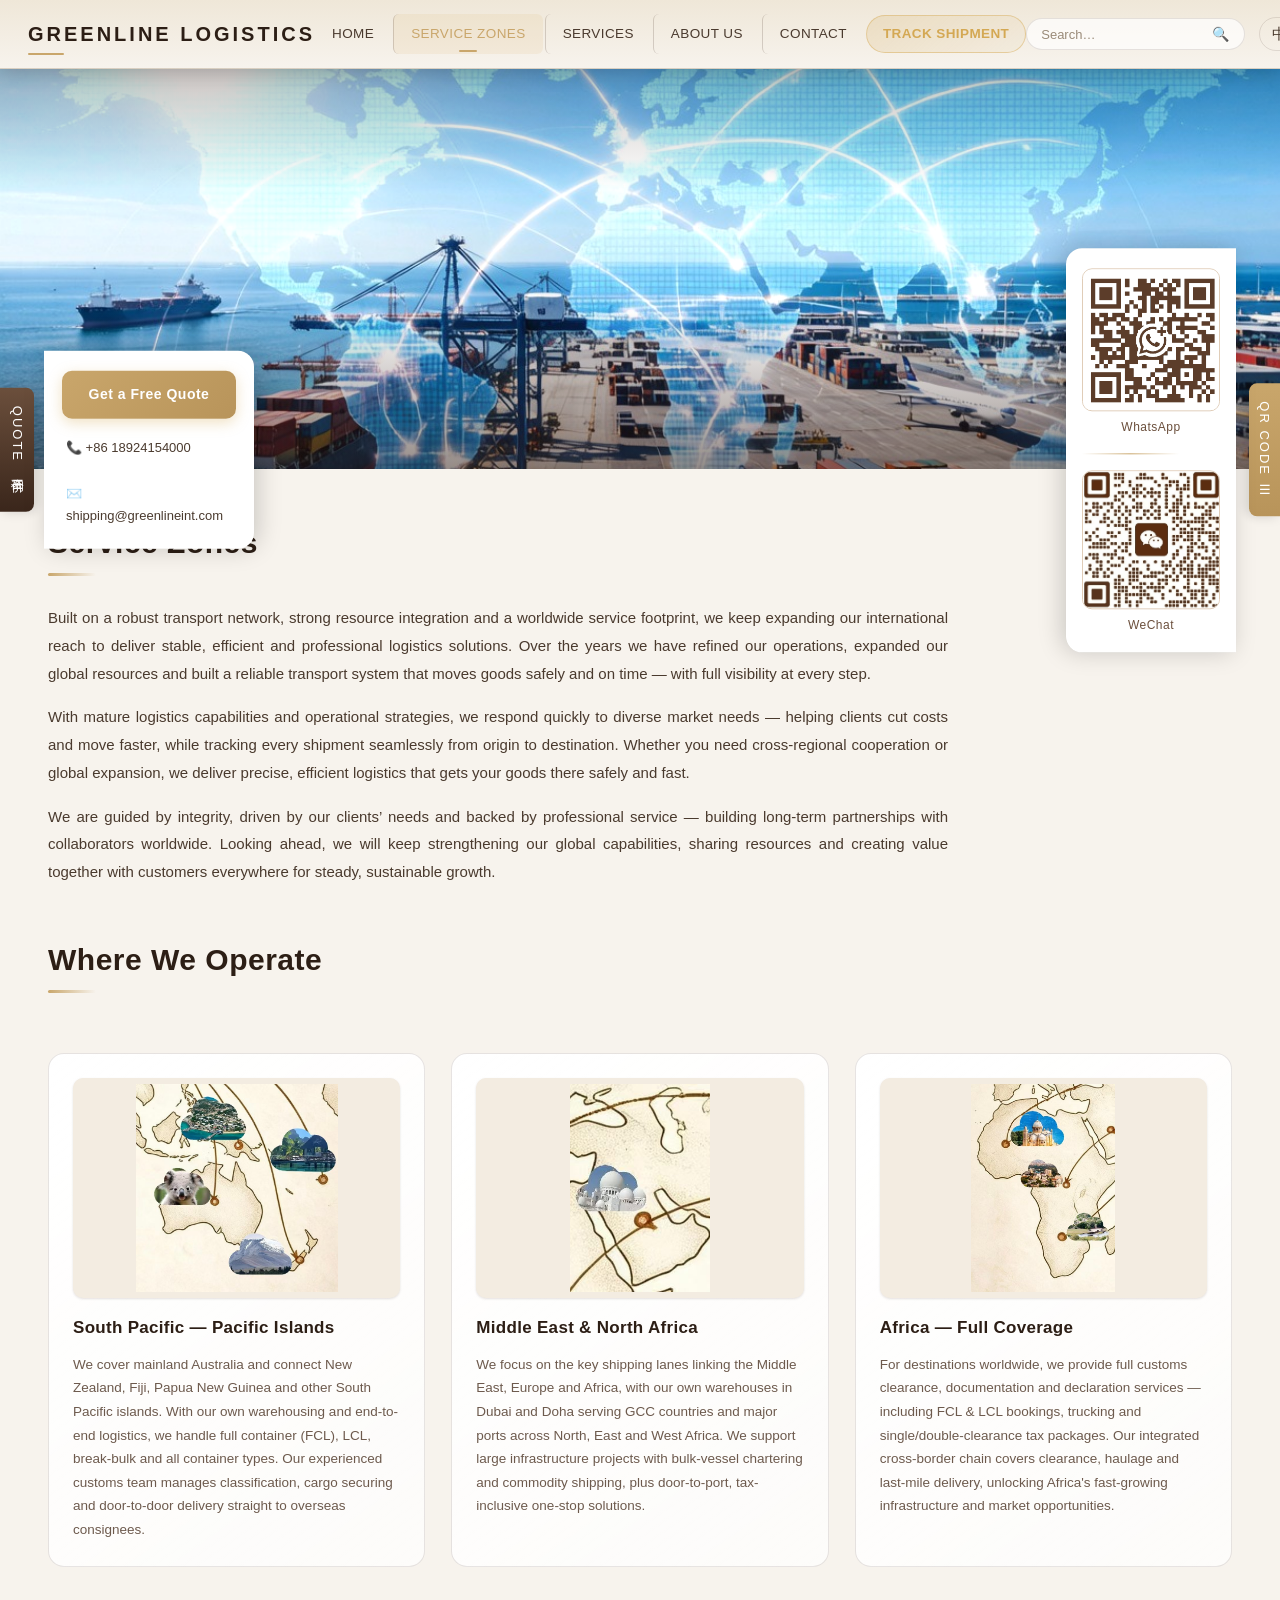
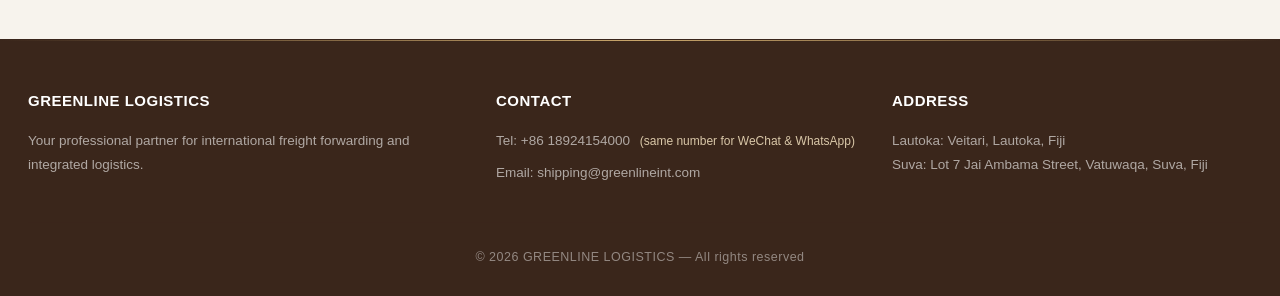
<file: service-zones.html>
<!DOCTYPE html>
<html lang="en">
<head>
<meta charset="UTF-8">
<meta name="viewport" content="width=device-width, initial-scale=1.0">
<title>Service Zones — GREENLINE LOGISTICS</title>
<meta name="description" content="GREENLINE LOGISTICS service zones covering the South Pacific, Middle East & Africa with comprehensive logistics networks.">
<link rel="icon" type="image/png" href="images/favicon.png">
<link rel="stylesheet" href="style.css?v=20261112b">
<script src="i18n.js?v=20261112b"></script>
</head>
<body>

<header class="header">
  <div class="header-inner">
    <button class="menu-toggle" onclick="document.querySelector('.nav').classList.toggle('open')" aria-label="Menu">&#9776;</button>
    <div class="logo" data-i18n="logo">GREENLINE LOGISTICS</div>
    <nav class="nav">
      <a href="index.html" data-i18n="nav.home">Home</a>
      <a href="service-zones.html" class="active" data-i18n="nav.zones">Service Zones</a>
      <a href="service.html" data-i18n="nav.service">Service</a>
      <a href="about.html" data-i18n="nav.about">About Us</a>
      <a href="contact.html" data-i18n="nav.contact">Contact Us</a>
      <a href="index.html#track" class="nav-track" data-i18n="nav.track">Track Order</a>
    </nav>
    <div class="nav-right">
      <div class="search-box">
        <input type="text" id="siteSearch" data-i18n-ph="search.ph" placeholder="Search...">
        <button type="button" id="searchBtnNav" title="Search this page">&#128269;</button>
      </div>
      <span class="lang-switch" title="切换到中文" aria-label="切换到中文">中文</span>
    </div>
  </div>
</header>

<!-- Page Hero -->
<section class="page-hero">
  <img src="images/hero-zones.jpg" alt="Global Logistics Network Map">
</section>

<!-- Service Zones Content -->
<section class="section reveal" style="padding-top:48px">
  <div class="container">
    <h2 class="section-title" data-i18n="zones.title">Service Zones</h2>
    <div class="text-block">
      <p data-i18n="zones.intro1">Built on a robust transport network, strong resource integration and a worldwide service footprint, we keep expanding our international reach to deliver stable, efficient and professional logistics solutions. Over the years we have refined our operations, expanded our global resources and built a reliable transport system that moves goods safely and on time — with full visibility at every step.</p>
      <p data-i18n="zones.intro2">With mature logistics capabilities and operational strategies, we respond quickly to diverse market needs — helping clients cut costs and move faster, while tracking every shipment seamlessly from origin to destination. Whether you need cross-regional cooperation or global expansion, we deliver precise, efficient logistics that gets your goods there safely and fast.</p>
      <p data-i18n="zones.intro3">We always uphold integrity as our core principle, take client demands as priority and rely on professional services as our guarantee, building long-term stable partnerships with global collaborators. Moving forward, we will further upgrade our international service capacity, boost resource sharing and value co-creation, and stand side by side with clients across the globe to jointly foster long-lasting, stable and sustainable growth.</p>
    </div>

    <!-- Service Areas — Three Columns with Real Maps -->
    <h2 class="section-title" style="margin-top:48px" data-i18n="zones.areas.title">Service Areas</h2>
    <div class="three-col">

      <!-- South Pacific -->
      <div class="col-card">
        <img src="images/map-oceania.jpg" alt="South Pacific Service Area — Australia & Pacific Islands Map">
        <h3 data-i18n="zones.oceania.title">South Pacific — Pacific Islands</h3>
        <p data-i18n="zones.oceania.desc">We cover mainland Australia and connect New Zealand, Fiji, Papua New Guinea and other South Pacific islands. With our own warehousing and end-to-end logistics, we handle full container (FCL), LCL, break-bulk and all container types. Our experienced customs team manages classification, cargo securing and door-to-door delivery straight to overseas consignees.</p>
      </div>

      <!-- Middle East -->
      <div class="col-card">
        <img src="images/map-mideast.jpg" alt="Middle East & North Africa Service Area Map">
        <h3 data-i18n="zones.mideast.title">Middle East &amp; North Africa</h3>
        <p data-i18n="zones.mideast.desc">We focus on the key shipping lanes linking the Middle East, Europe and Africa, with our own warehouses in Dubai and Doha serving GCC countries and major ports across North, East and West Africa. We support large infrastructure projects with bulk-vessel chartering and commodity shipping, plus door-to-port, tax-inclusive one-stop solutions.</p>
      </div>

      <!-- Africa -->
      <div class="col-card">
        <img src="images/map-africa.jpg" alt="Africa Full Coverage Service Area Map">
        <h3 data-i18n="zones.africa.title">Africa — Full Coverage</h3>
        <p data-i18n="zones.africa.desc">For destinations worldwide, we provide full customs clearance, documentation and declaration services — including FCL &amp; LCL bookings, trucking and single/double-clearance tax packages. Our integrated cross-border chain covers clearance, haulage and last-mile delivery, unlocking Africa's fast-growing infrastructure and market opportunities.</p>
      </div>

    </div>
  </div>
</section>

<!-- Search Results Overlay -->
<div id="searchOverlay" class="search-overlay" style="display:none">
  <div class="search-overlay-inner">
    <div class="search-overlay-header">
      <span data-i18n="search.results">Search Results</span>
      <button onclick="closeSearch()" class="search-close">&times;</button>
    </div>
    <div id="searchResultsBody" class="search-results-body"></div>
  </div>
</div>

<!-- Footer -->
<footer class="footer">
  <div class="footer-inner">
    <div class="footer-col">
      <h4 data-i18n="logo">GREENLINE LOGISTICS</h4>
      <p data-i18n="footer.company">Professional international freight forwarding and integrated logistics services.</p>
    </div>
    <div class="footer-col">
      <h4 data-i18n="footer.contact">Contact</h4>
      <p>Tel: +86 18924154000 <span class="footer-same-number" data-i18n="footer.whatsappWechatNote">(same number for WeChat &amp; WhatsApp)</span></p>
      <p>Email: shipping@greenlineint.com</p>
    </div>
    <div class="footer-col">
      <h4 data-i18n="footer.address">Address</h4>
      <p data-i18n-html="footer.addressText">Lautoka: Veitari, Lautoka, Fiji<br>Suva: Lot 7 Jai Ambama Street, Vatuwaqa, Suva, Fiji</p>
    </div>
  </div>
  <div class="footer-bottom" data-i18n="footer.copyright.short">&copy; 2026 GREENLINE LOGISTICS — All rights reserved.</div>
</footer>

<script>
/* ---- Real On-Page Search ---- */
(function(){
  var input = document.getElementById('siteSearch');
  var btn   = document.getElementById('searchBtnNav');
  if(!input || !btn) return;
  function doSearch(){
    var q = (input.value||'').trim().toLowerCase();
    if(!q){ closeSearch(); return; }
    var walker = document.createTreeWalker(document.body, NodeFilter.SHOW_TEXT, { acceptNode: function(n){
      var p=n.parentElement; if(!p) return NodeFilter.FILTER_REJECT;
      if(/^(SCRIPT|STYLE|NOSCRIPT)$/.test(p.tagName)) return NodeFilter.FILTER_REJECT;
      if(p.closest('nav,.nav,.footer,.header,.topbar,.search-overlay,.back-top,.mascot')) return NodeFilter.FILTER_REJECT;
      if(n.textContent.trim().length<2) return NodeFilter.FILTER_REJECT;
      return NodeFilter.FILTER_ACCEPT;
    }});
    var matches=[], node;
    while(node=walker.nextNode()){
      if(node.textContent.trim().toLowerCase().indexOf(q)!==-1){
        var el=node.parentElement.closest('section,[class*="card"],[class*="col"],.text-block,h1,h2,h3,p')||node.parentElement;
        if(matches.indexOf(el)===-1) matches.push(el);
      }
    }
    showRes(q,matches);
  }
  function showRes(q,els){
    var ov=document.getElementById('searchOverlay'), body=document.getElementById('searchResultsBody');
    ov.style.display='flex';
    if(!els.length){ body.innerHTML='<div class="search-empty">'+(I18N.curLang()==='zh'?'未找到匹配内容。':'No matching content found.')+'</div>'; return; }
    var h=''; els.slice(0,20).forEach(function(el){
      var t=el.textContent.replace(/\s+/g,' ').trim(); if(t.length>200) t=t.substring(0,200)+'...';
      var re=new RegExp('('+q.replace(/[.*+?^${}()|[\]\\]/g,'\\$&')+')','gi');
      h+='<div class="search-result-item">'+t.replace(re,'<mark>$1</mark>')+'</div>';
    }); body.innerHTML=h;
  }
  window.closeSearch=function(){document.getElementById('searchOverlay').style.display='none';};
  btn.addEventListener('click',doSearch);
  input.addEventListener('keydown',function(e){if(e.key==='Enter')doSearch();});
  document.addEventListener('keydown',function(e){if(e.key==='Escape')closeSearch();});
})();

/* Scroll Reveal */
(function(){
  var reveals=document.querySelectorAll('.reveal'); if(!reveals.length) return;
  var obs=new IntersectionObserver(function(entries){ entries.forEach(function(e){if(e.isIntersecting)e.target.classList.add('visible');}); },{threshold:.12});
  reveals.forEach(function(el){obs.observe(el);});
})();
</script>

<!-- Floating QR Sidebar (Fixed Right) -->
<aside class="qr-sidebar open" id="qrSidebar">
  <button class="qr-sidebar-toggle" onclick="document.getElementById('qrSidebar').classList.toggle('open')" title="Scan QR Code">QR CODE &#9776;</button>
  <div class="qr-sidebar-panel">
    <div class="qr-card">
      <img src="images/qr-whatsapp.png" alt="WhatsApp Business QR Code">
      <span data-i18n="sidebar.whatsapp">WhatsApp</span>
    </div>
    <div class="qr-divider"></div>
    <div class="qr-card">
      <img src="images/qr-wechat.png" alt="WeChat QR Code">
      <span data-i18n="sidebar.wechat">WeChat</span>
    </div>
  </div>
</aside>

<!-- Left Enquiry Sidebar (Fixed Left) -->
<aside class="enq-sidebar open" id="enqSidebar">
  <button class="enq-sidebar-toggle" onclick="document.getElementById('enqSidebar').classList.toggle('open')" title="Get a Free Quote">QUOTE 询价 &#9776;</button>
  <div class="enq-sidebar-panel">
    <a class="enq-cta" href="contact.html" data-i18n="enq.cta">Get a Free Quote</a>
    <a class="enq-row" href="tel:+8618924154000">📞 +86 18924154000</a>
    <a class="enq-row" href="mailto:shipping@greenlineint.com">✉️ shipping@greenlineint.com</a>
  </div>
</aside>

</body>
</html>
</file>
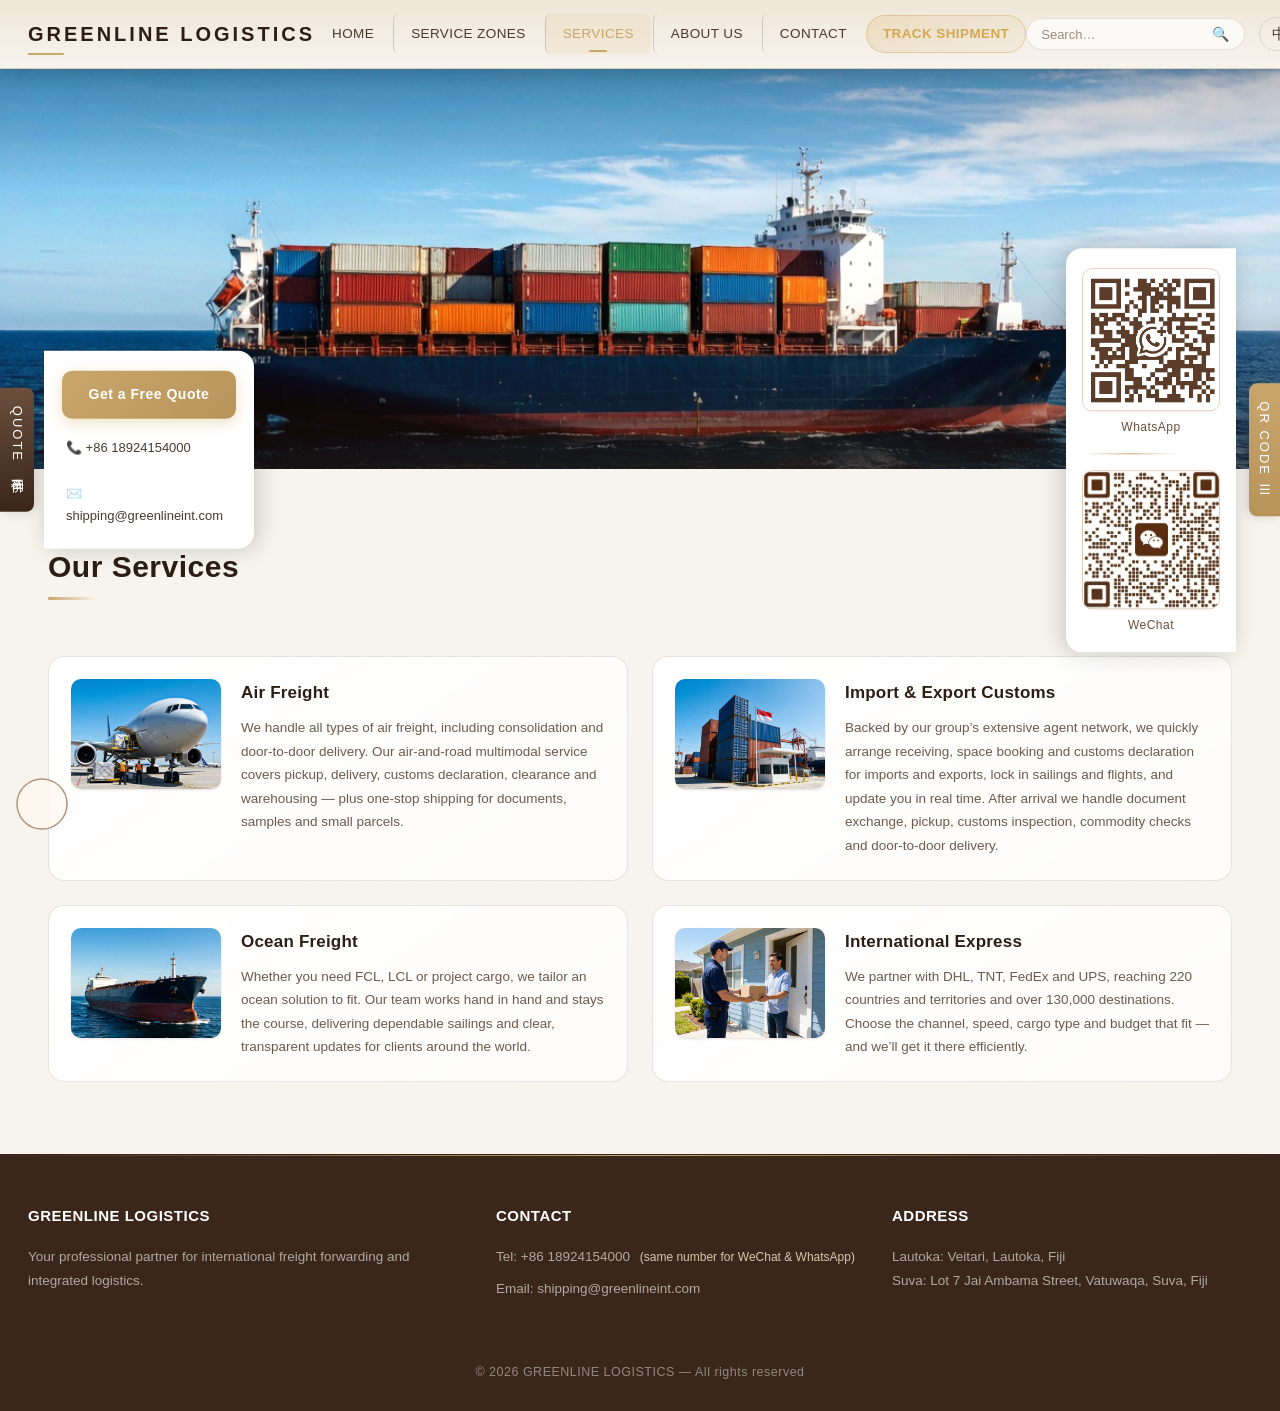
<file: service.html>
<!DOCTYPE html>
<html lang="en">
<head>
<meta charset="UTF-8">
<meta name="viewport" content="width=device-width, initial-scale=1.0">
<title>Service — GREENLINE LOGISTICS</title>
<meta name="description" content="GREENLINE LOGISTICS services: air transportation, import/export customs clearance, sea shipping, and international express delivery.">
<link rel="icon" type="image/png" href="images/favicon.png">
<link rel="stylesheet" href="style.css?v=20261112b">
<script src="i18n.js?v=20261112b"></script>
</head>
<body>

<header class="header">
  <div class="header-inner">
    <button class="menu-toggle" onclick="document.querySelector('.nav').classList.toggle('open')" aria-label="Menu">&#9776;</button>
    <div class="logo" data-i18n="logo">GREENLINE LOGISTICS</div>
    <nav class="nav">
      <a href="index.html" data-i18n="nav.home">Home</a>
      <a href="service-zones.html" data-i18n="nav.zones">Service Zones</a>
      <a href="service.html" class="active" data-i18n="nav.service">Service</a>
      <a href="about.html" data-i18n="nav.about">About Us</a>
      <a href="contact.html" data-i18n="nav.contact">Contact Us</a>
      <a href="index.html#track" class="nav-track" data-i18n="nav.track">Track Order</a>
    </nav>
    <div class="nav-right">
      <div class="search-box">
        <input type="text" id="siteSearch" data-i18n-ph="search.ph" placeholder="Search...">
        <button type="button" id="searchBtnNav" title="Search this page">&#128269;</button>
      </div>
      <span class="lang-switch" title="切换到中文" aria-label="切换到中文">中文</span>
    </div>
  </div>
</header>

<!-- Hero: Ship -->
<section class="page-hero">
  <img src="images/hero-service.jpg" alt="Sea Transportation — Cargo Ship at Sea">
</section>

<!-- Service Cards -->
<section class="section reveal">
  <div class="container">
    <h2 class="section-title" data-i18n="service.title">Our Services</h2>
    <div class="service-grid">
      <!-- Air Transportation -->
      <div class="service-card">
        <img src="images/icons/air.jpg" alt="Air Transportation">
        <div>
          <h3 data-i18n="service.air.title">Air Transportation</h3>
          <p data-i18n="service.air.desc">We handle all types of air freight, including consolidated shipment and door-to-door delivery. We offer multimodal transport combining air and land transportation. We provide pickup, delivery, customs declaration, clearance and warehousing agency services, as well as one-stop shipping for documents, samples and small parcels.</p>
        </div>
      </div>
      <!-- Import & Export Customs Clearance -->
      <div class="service-card">
        <img src="images/icons/customs.jpg" alt="Import & Export Customs Clearance">
        <div>
          <h3 data-i18n="service.customs.title">Import &amp; Export Customs Clearance</h3>
          <p data-i18n="service.customs.desc">Backed by our group's extensive domestic and overseas agent network, we swiftly arrange cargo receiving, booking space and customs declaration for import &amp; export goods, fix sailing and flight schedules, and update shipment status to clients in real time. After cargo arrival, we provide full follow-up services including document exchange &amp; pickup, customs clearance, commodity inspection and door-to-door delivery.</p>
        </div>
      </div>
      <!-- Sea Transportation -->
      <div class="service-card">
        <img src="images/icons/sea.jpg" alt="Sea Transportation">
        <div>
          <h3 data-i18n="service.sea.title">Sea Transportation</h3>
          <p data-i18n="service.sea.desc">Whatever logistics service you need, just turn to us. We uphold the philosophy of "Strive endlessly, pursue excellence". Our journey of progress never ends. Our team cooperates wholeheartedly and perseveres to deliver premium sea freight services for clients worldwide.</p>
        </div>
      </div>
      <!-- International Express -->
      <div class="service-card">
        <img src="images/icons/express.jpg" alt="International Express Delivery">
        <div>
          <h3 data-i18n="service.express.title">International Express</h3>
          <p data-i18n="service.express.desc">We cooperate with four major international couriers: DHL, TNT, FedEx and UPS. Our service covers 220 countries and regions, reaching over 130,000 destinations. Clients may select delivery channels, timetables, special cargo types and freight budgets as needed to ensure efficient shipment.</p>
        </div>
      </div>
    </div>
  </div>
</section>

<!-- Mascot -->
<div class="mascot">
  <svg viewBox="0 0 52 52" fill="none" xmlns="http://www.w3.org/2000/svg"><circle cx="26" cy="26" r="25" fill="#fff8f0" stroke="#9b7356" stroke-width="1.5"/><text x="26" y="33" text-anchor="middle" font-size="22">&#129418;</text></svg>
</div>

<!-- Search Results Overlay -->
<div id="searchOverlay" class="search-overlay" style="display:none">
  <div class="search-overlay-inner">
    <div class="search-overlay-header">
      <span data-i18n="search.results">Search Results</span>
      <button onclick="closeSearch()" class="search-close">&times;</button>
    </div>
    <div id="searchResultsBody" class="search-results-body"></div>
  </div>
</div>

<!-- Footer -->
<footer class="footer">
  <div class="footer-inner">
    <div class="footer-col">
      <h4 data-i18n="logo">GREENLINE LOGISTICS</h4>
      <p data-i18n="footer.company">Professional international freight forwarding and integrated logistics services.</p>
    </div>
    <div class="footer-col">
      <h4 data-i18n="footer.contact">Contact</h4>
      <p>Tel: +86 18924154000 <span class="footer-same-number" data-i18n="footer.whatsappWechatNote">(same number for WeChat &amp; WhatsApp)</span></p>
      <p>Email: shipping@greenlineint.com</p>
    </div>
    <div class="footer-col">
      <h4 data-i18n="footer.address">Address</h4>
      <p data-i18n-html="footer.addressText">Lautoka: Veitari, Lautoka, Fiji<br>Suva: Lot 7 Jai Ambama Street, Vatuwaqa, Suva, Fiji</p>
    </div>
  </div>
  <div class="footer-bottom" data-i18n="footer.copyright.short">&copy; 2026 GREENLINE LOGISTICS — All rights reserved.</div>
</footer>

<button class="back-top" onclick="window.scrollTo({top:0,behavior:'smooth'})" title="Back to top">&#9650;</button>

<script>
/* Real On-Page Search */
(function(){
  var i=document.getElementById('siteSearch'),b=document.getElementById('searchBtnNav');if(!i||!b)return;
  function ds(){var q=(i.value||'').trim().toLowerCase();if(!q){closeSearch();return;}
    var w=document.createTreeWalker(document.body,NodeFilter.SHOW_TEXT,{acceptNode:function(n){var p=n.parentElement;if(!p)return NodeFilter.FILTER_REJECT;if(/^(SCRIPT|STYLE|NOSCRIPT)$/.test(p.tagName))return NodeFilter.FILTER_REJECT;if(p.closest('nav,.nav,.footer,.header,.topbar,.search-overlay,.back-top,.mascot'))return NodeFilter.FILTER_REJECT;if(n.textContent.trim().length<2)return NodeFilter.FILTER_REJECT;return NodeFilter.FILTER_ACCEPT;}});
    var m=[],n;while(n=w.nextNode()){if(n.textContent.trim().toLowerCase().indexOf(q)!==-1){var e=n.parentElement.closest('section,[class*="card"],[class*="col"],.text-block,h1,h2,h3,p')||n.parentElement;if(m.indexOf(e)===-1)m.push(e);}}
    sr(q,m);}
  function sr(q,els){var o=document.getElementById('searchOverlay'),bd=document.getElementById('searchResultsBody');o.style.display='flex';if(!els.length){bd.innerHTML='<div class="search-empty">'+(I18N.curLang()==='zh'?'未找到匹配内容。':'No matching content found.')+'</div>';return;}var h='';els.slice(0,20).forEach(function(el){var t=el.textContent.replace(/\s+/g,' ').trim();if(t.length>200)t=t.substring(0,200)+'...';var re=new RegExp('('+q.replace(/[.*+?^${}()|[\]\\]/g,'\\$&')+')','gi');h+='<div class="search-result-item">'+t.replace(re,'<mark>$1</mark>')+'</div>';});bd.innerHTML=h;}
  window.closeSearch=function(){document.getElementById('searchOverlay').style.display='none';};
  b.addEventListener('click',ds);i.addEventListener('keydown',function(e){if(e.key==='Enter')ds();});
  document.addEventListener('keydown',function(e){if(e.key==='Escape')closeSearch();});
})();
/* Scroll Reveal + Back Top */
(function(){var r=document.querySelectorAll('.reveal');if(!r.length)return;var o=new IntersectionObserver(function(e){e.forEach(function(x){if(x.isIntersecting)x.target.classList.add('visible');});},{threshold:.12});r.forEach(function(el){o.observe(el);});})();
(function(){var bt=document.querySelector('.back-top');if(!bt)return;window.addEventListener('scroll',function(){if(window.scrollY>400)bt.classList.add('visible');else bt.classList.remove('visible');},{passive:true});})();
</script>

<!-- Floating QR Sidebar (Fixed Right) -->
<aside class="qr-sidebar open" id="qrSidebar">
  <button class="qr-sidebar-toggle" onclick="document.getElementById('qrSidebar').classList.toggle('open')" title="Scan QR Code">QR CODE &#9776;</button>
  <div class="qr-sidebar-panel">
    <div class="qr-card">
      <img src="images/qr-whatsapp.png" alt="WhatsApp Business QR Code">
      <span data-i18n="sidebar.whatsapp">WhatsApp</span>
    </div>
    <div class="qr-divider"></div>
    <div class="qr-card">
      <img src="images/qr-wechat.png" alt="WeChat QR Code">
      <span data-i18n="sidebar.wechat">WeChat</span>
    </div>
  </div>
</aside>

<!-- Left Enquiry Sidebar (Fixed Left) -->
<aside class="enq-sidebar open" id="enqSidebar">
  <button class="enq-sidebar-toggle" onclick="document.getElementById('enqSidebar').classList.toggle('open')" title="Get a Free Quote">QUOTE 询价 &#9776;</button>
  <div class="enq-sidebar-panel">
    <a class="enq-cta" href="contact.html" data-i18n="enq.cta">Get a Free Quote</a>
    <a class="enq-row" href="tel:+8618924154000">📞 +86 18924154000</a>
    <a class="enq-row" href="mailto:shipping@greenlineint.com">✉️ shipping@greenlineint.com</a>
  </div>
</aside>

</body>
</html>
</file>
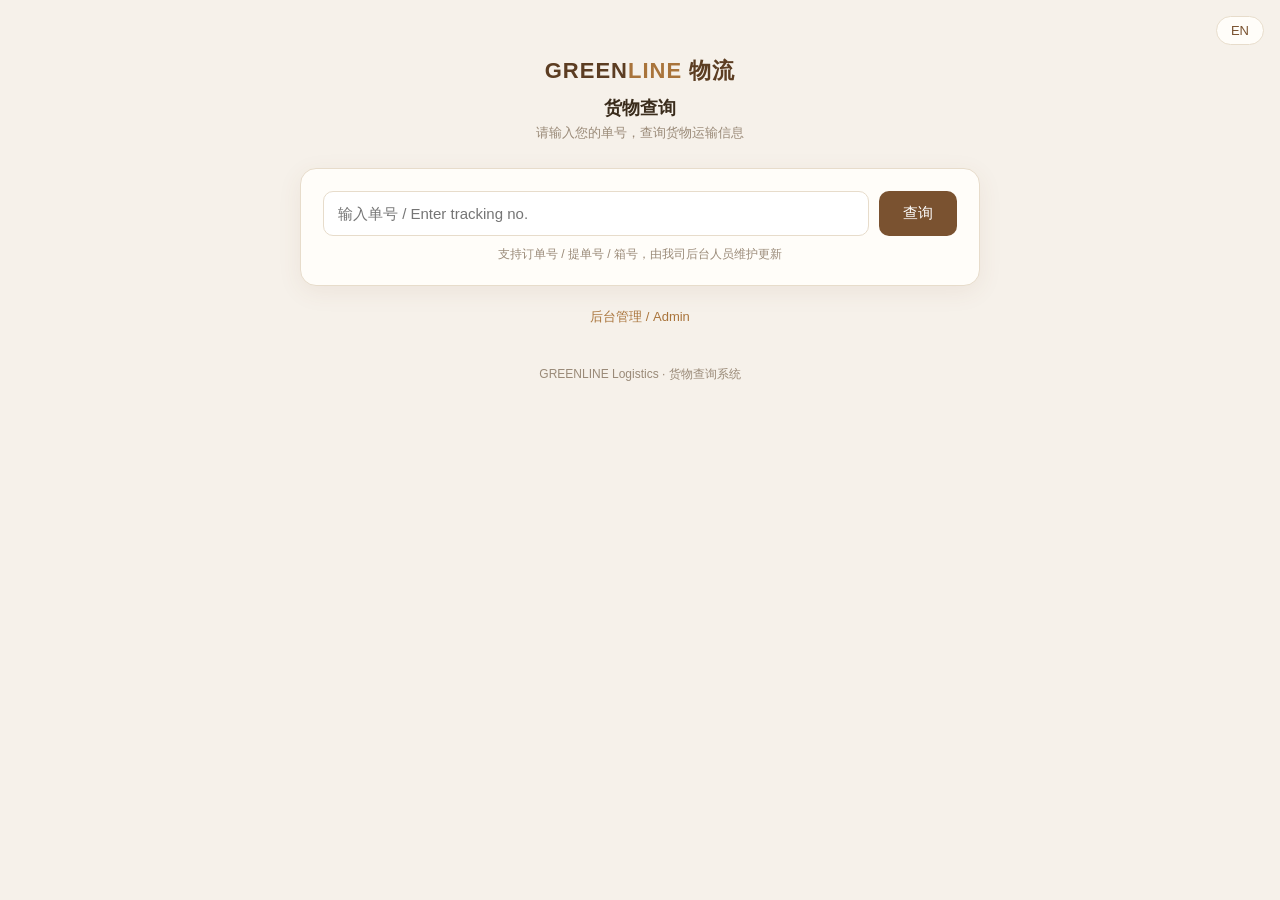
<file: track.html>
<!DOCTYPE html>
<html lang="zh-CN">
<head>
<meta charset="UTF-8">
<meta name="viewport" content="width=device-width, initial-scale=1.0">
<title>货物查询 / Cargo Tracking — GREENLINE Logistics</title>
<link rel="icon" type="image/png" href="https://www.greenlineint.com/assets/logo.png?v=202607251754">
<style>
  :root{
    --c-bg:#f6f1ea; --c-card:#fffdf9; --c-brown:#7a5230; --c-brown-d:#5c3d22;
    --c-accent:#a9743b; --c-text:#3a2c1c; --c-muted:#9a8a78; --c-line:#e7dccb;
  }
  *{box-sizing:border-box;margin:0;padding:0}
  body{font-family:"Segoe UI",-apple-system,"Microsoft YaHei",sans-serif;background:var(--c-bg);color:var(--c-text);min-height:100vh;display:flex;flex-direction:column;align-items:center;padding:32px 16px}
  .lang{position:fixed;top:16px;right:16px}
  .lang button{background:var(--c-card);border:1px solid var(--c-line);color:var(--c-brown);border-radius:20px;padding:6px 14px;cursor:pointer;font-size:13px}
  .wrap{width:100%;max-width:680px;margin-top:24px}
  .brand{text-align:center;font-size:22px;font-weight:700;color:var(--c-brown-d);letter-spacing:1px}
  .brand span{color:var(--c-accent)}
  h1{text-align:center;font-size:18px;font-weight:600;margin:10px 0 4px}
  .sub{text-align:center;color:var(--c-muted);font-size:13px;margin-bottom:26px}
  .box{background:var(--c-card);border:1px solid var(--c-line);border-radius:16px;padding:22px;box-shadow:0 6px 24px rgba(122,82,48,.08)}
  .row{display:flex;gap:10px;flex-wrap:wrap}
  .row input{flex:1;min-width:200px;padding:13px 14px;border:1px solid var(--c-line);border-radius:10px;font-size:15px;outline:none}
  .row input:focus{border-color:var(--c-accent)}
  .row button{background:var(--c-brown);color:#fff;border:none;border-radius:10px;padding:0 24px;font-size:15px;cursor:pointer;transition:.2s}
  .row button:hover{background:var(--c-brown-d)}
  .hint{color:var(--c-muted);font-size:12px;margin-top:10px;text-align:center}
  .result{margin-top:20px;display:none}
  .result.show{display:block;animation:fade .35s ease}
  @keyframes fade{from{opacity:0;transform:translateY(8px)}to{opacity:1;transform:none}}
  .res-code{font-size:13px;color:var(--c-muted);margin-bottom:8px}
  .res-code b{color:var(--c-brown-d);font-size:15px}
  .res-info{background:var(--c-bg);border:1px solid var(--c-line);border-radius:12px;padding:18px;line-height:1.8;font-size:15px;white-space:pre-wrap;word-break:break-word}
  .res-updated{margin-top:10px;font-size:12px;color:var(--c-muted);text-align:right}
  .notfound{margin-top:20px;display:none;background:#fff4ec;border:1px solid #f0c9a8;color:#9a5a23;border-radius:12px;padding:16px;text-align:center;font-size:14px}
  .notfound.show{display:block}
  .admin-link{text-align:center;margin-top:22px;font-size:13px}
  .admin-link a{color:var(--c-accent);text-decoration:none}
  .admin-link a:hover{text-decoration:underline}
  footer{margin-top:40px;font-size:12px;color:var(--c-muted);text-align:center}
</style>
</head>
<body>
  <div class="lang"><button id="langBtn">EN</button></div>
  <div class="wrap">
    <div class="brand">GREEN<span>LINE</span> 物流</div>
    <h1 id="title">货物查询</h1>
    <div class="sub" id="subtitle">请输入您的单号，查询货物运输信息</div>

    <div class="box">
      <div class="row">
        <input id="codeInput" type="text" autocomplete="off" placeholder="输入单号 / Enter tracking no.">
        <button id="searchBtn">查询</button>
      </div>
      <div class="hint" id="hint">支持订单号 / 提单号 / 箱号，由我司后台人员维护更新</div>

      <div class="result" id="result">
        <div class="res-code">单号 / CODE：<b id="resCode"></b></div>
        <div class="res-info" id="resInfo"></div>
        <div class="res-updated" id="resUpdated"></div>
      </div>

      <div class="notfound" id="notfound"></div>
    </div>

    <div class="admin-link"><a href="admin.html" id="adminLink">后台管理 / Admin</a></div>
    <footer>GREENLINE Logistics · 货物查询系统</footer>
  </div>

<script>
  var lang = 'cn';
  var I18N = {
    cn:{ title:'货物查询', sub:'请输入您的单号，查询货物运输信息',
         ph:'输入单号 / Enter tracking no.', btn:'查询',
         hint:'支持订单号 / 提单号 / 箱号，由我司后台人员维护更新',
         nf:'未找到该单号的信息，请核对单号或联系我司客服。',
         updated:'更新于', admin:'后台管理 / Admin', langBtn:'EN' },
    en:{ title:'Cargo Tracking', sub:'Enter your tracking number to view shipment status',
         ph:'Enter tracking no.', btn:'Track',
         hint:'Order / B/L / Container no. maintained by our back-office team',
         nf:'No information found for this number. Please verify or contact our support.',
         updated:'Updated', admin:'Admin', langBtn:'中文' }
  };
  function applyLang(){
    var t = I18N[lang];
    document.getElementById('title').textContent = t.title;
    document.getElementById('subtitle').textContent = t.sub;
    document.getElementById('codeInput').placeholder = t.ph;
    document.getElementById('searchBtn').textContent = t.btn;
    document.getElementById('hint').textContent = t.hint;
    document.getElementById('adminLink').textContent = t.admin;
    document.getElementById('langBtn').textContent = t.langBtn;
    document.documentElement.lang = (lang==='cn')?'zh-CN':'en';
  }
  document.getElementById('langBtn').addEventListener('click', function(){
    lang = (lang==='cn')?'en':'cn'; applyLang();
  });
  applyLang();

  var DATA = { entries: [] };
  fetch('track-data.json?' + Date.now())
    .then(function(r){ return r.json(); })
    .then(function(j){ DATA = j; })
    .catch(function(e){ console.warn('load track-data.json failed', e); });

  function search(){
    var code = (document.getElementById('codeInput').value || '').trim().toUpperCase();
    var res = document.getElementById('result');
    var nf  = document.getElementById('notfound');
    res.classList.remove('show'); nf.classList.remove('show');
    if(!code) return;
    var found = null;
    (DATA.entries||[]).forEach(function(e){
      if((e.code||'').toUpperCase() === code) found = e;
    });
    if(found){
      document.getElementById('resCode').textContent = found.code;
      document.getElementById('resInfo').textContent = found.info || '';
      document.getElementById('resUpdated').textContent =
        (I18N[lang].updated) + '：' + (found.updated || '—');
      res.classList.add('show');
    } else {
      nf.textContent = I18N[lang].nf;
      nf.classList.add('show');
    }
  }
  document.getElementById('searchBtn').addEventListener('click', search);
  document.getElementById('codeInput').addEventListener('keydown', function(e){
    if(e.key === 'Enter') search();
  });
</script>
</body>
</html>
</file>
<file: style.css>
/* ============================================================
   GREENLINE LOGISTICS — Professional Edition
   国际货运代理 · 全局样式
   ============================================================ */

/* ---- Design Tokens ---- */
:root {
  /* Brand — 与 greenlineint.com 一致的浅色米棕 + 金点缀结构 */
  --brown-900: #3A261B;   /* 深棕主色 / 深色区块 / 页脚 */
  --brown-800: #F7F3ED;   /* 米色页底 */
  --brown-700: #EFE7D8;   /* 浅米交替区块 */
  --brown-600: #6B4F3C;   /* 中棕（输入框聚焦边框等） */
  --brown-500: #9B7356;
  --brown-400: #A88C6C;
  --brown-300: #C9A66B;   /* 金 */
  --brown-200: #E0CDB8;   /* 浅米边线 */
  --brown-100: #FBF6EE;   /* 米白（表单/卡片底） */

  --accent: #C9A66B;          /* Gold accent（与 greenlineint 一致） */
  --accent-light: #D9C7A8;
  --accent-dark: #B8945A;

  --blue: #3b82f6;
  --blue-dark: #2563eb;
  --blue-glow: rgba(59,130,246,.18);

  --success: #34d399;
  --warning: #fbbf24;
  --danger: #f87171;

  /* Text — 浅底深字 */
  --text-primary: #2C1E15;     /* 深棕正文 */
  --text-secondary: #4A3A2E;
  --text-muted: #6D5A4D;
  --text-dim: #9A8B79;

  /* Surfaces — 浅色体系：白卡片 / 米色层 */
  --surface-dark: rgba(255,255,255,.7);
  --surface-card: #FFFFFF;
  --surface-hover: #FBF6EE;
  --border-subtle: rgba(58,38,27,.12);
  --border-accent: rgba(201,166,107,.45);

  /* Shadows — 浅底用柔和深棕阴影 */
  --shadow-sm: 0 1px 3px rgba(58,38,27,.08), 0 1px 2px rgba(58,38,27,.06);
  --shadow-md: 0 4px 12px rgba(58,38,27,.10), 0 2px 4px rgba(58,38,27,.06);
  --shadow-lg: 0 10px 30px rgba(58,38,27,.12), 0 4px 12px rgba(58,38,27,.08);
  --shadow-xl: 0 20px 50px rgba(58,38,27,.14), 0 8px 20px rgba(58,38,27,.08);
  --shadow-glow: 0 0 20px rgba(201,166,107,.20);

  --radius-sm: 6px;
  --radius-md: 10px;
  --radius-lg: 16px;
  --radius-xl: 20px;

  --ease-out: cubic-bezier(.25,.46,.45,.94);
  --ease-spring: cubic-bezier(.34,1.56,.64,1);

  font-size: 16px;
}

/* ---- Reset & Base ---- */
*, *::before, *::after { box-sizing: border-box; margin: 0; padding: 0 }
body, input, button, textarea, select { font-family: "Inter", -apple-system, "Segoe UI", "Microsoft YaHei", "PingFang SC", "Noto Sans SC", sans-serif; }

html {
  scroll-behavior: smooth;
  -webkit-text-size-adjust: 100%;
}

body {
  font-family: "Inter", -apple-system, "Segoe UI", "Microsoft YaHei", "PingFang SC", "Noto Sans SC", sans-serif;
  background: var(--brown-800);
  color: var(--text-secondary);
  line-height: 1.7;
  font-size: 15px;
  font-weight: 400;
  overflow-x: hidden;
  -webkit-font-smoothing: antialiased;
  -moz-osx-font-smoothing: grayscale;
}

img { max-width: 100%; display: block }
a { color: inherit; text-decoration: none; transition: color .2s var(--ease-out) }
a:hover { color: var(--accent) }

::selection {
  background: var(--accent);
  color: var(--brown-900);
}

/* ============================================================
   LANGUAGE SWITCH (in nav bar)
   ============================================================ */
.lang-switch {
  cursor: pointer;
  padding: 3px 12px;
  border-radius: 20px;
  border: 1px solid var(--border-subtle);
  transition: all .25s var(--ease-out);
  user-select: none;
  white-space: nowrap;
}
/* Hide until i18n.js has written the correct target-language label (no wrong flash) */
html:not(.i18n-ready) .lang-switch {
  visibility: hidden;
}
.lang-switch:hover {
  color: var(--accent);
  border-color: var(--border-accent);
  background: rgba(212,168,83,.08);
}

/* ============================================================
   HEADER / NAVIGATION
   ============================================================ */
.header {
  background: linear-gradient(180deg, var(--brown-700) 0%, var(--brown-800) 100%);
  border-bottom: 1px solid var(--border-subtle);
  position: sticky;
  top: 0;
  z-index: 1000;
  backdrop-filter: blur(12px);
  -webkit-backdrop-filter: blur(12px);
  box-shadow: 0 2px 20px rgba(0,0,0,.2);
}
.header-inner {
  max-width:1480px;
  margin: 0 auto;
  padding: 0 28px;
  display: flex;
  align-items: center;
  justify-content: space-between;
  height: 68px;
}

/* Logo */
.logo {
  font-size: 20px;
  font-weight: 800;
  color: var(--text-primary);
  letter-spacing: 3px;
  text-transform: uppercase;
  position: relative;
  white-space: nowrap;
}
.logo::after {
  content: '';
  position: absolute;
  bottom: -4px;
  left: 0;
  width: 36px;
  height: 2px;
  background: var(--accent);
  border-radius: 1px;
}

/* Nav */
.nav {
  display: flex;
  align-items: center;
  gap: 2px;
}
.nav a {
  color: var(--text-secondary);
  font-size: 13.5px;
  font-weight: 500;
  letter-spacing: .4px;
  text-transform: uppercase;
  padding: 9px 17px;
  border-radius: var(--radius-sm);
  transition: all .25s var(--ease-out);
  position: relative;
  white-space: nowrap;
}
.nav a::after {
  content: '';
  position: absolute;
  bottom: 2px;
  left: 50%;
  transform: translateX(-50%) scaleX(0);
  width: 18px;
  height: 2px;
  background: var(--accent);
  border-radius: 1px;
  transition: transform .25s var(--ease-out);
}
.nav a:hover {
  color: var(--text-primary);
  background: var(--surface-hover);
}
.nav a:hover::after { transform: translateX(-50%) scaleX(1); }
.nav a.active {
  color: var(--accent);
  background: rgba(212,168,83,.1);
}
.nav a.active::after { transform: translateX(-50%) scaleX(1); }

/* Vertical divider between nav items */
.nav a + a:not(.nav-track) {
  border-left: 1px solid rgba(58,38,27,.18);
}

/* Track Order nav item */
.nav a.nav-track {
  color: #d4a853;
  background: linear-gradient(135deg, rgba(212,168,83,.20), rgba(212,168,83,.06));
  border: 1px solid rgba(212,168,83,.45);
  border-radius: 20px;
  padding: 7px 16px !important;
  font-weight: 700;
}
.nav a.nav-track::after { display: none; }
.nav a.nav-track:hover { background: #d4a853; color: #2a1a10; }

/* Search */
.nav-right { display: flex; align-items: center; gap: 14px }
.search-box {
  display: flex;
  align-items: center;
  background: var(--surface-dark);
  border: 1px solid var(--border-subtle);
  border-radius: 24px;
  overflow: hidden;
  transition: border-color .25s, box-shadow .25s;
}
.search-box:focus-within {
  border-color: var(--accent);
  box-shadow: var(--shadow-glow);
}
.search-box input {
  padding: 7px 14px;
  border: none;
  background: transparent;
  font-size: 13px;
  width: 170px;
  outline: none;
  color: var(--text-primary);
}
.search-box input::placeholder { color: var(--text-dim) }
.search-box button {
  padding: 7px 15px;
  border: none;
  background: transparent;
  color: var(--text-muted);
  cursor: pointer;
  font-size: 14px;
  transition: color .2s;
}
.search-box button:hover { color: var(--accent) }

/* Mobile menu toggle (hidden on desktop) */
.menu-toggle {
  display: none;
  background: none;
  border: none;
  color: var(--text-primary);
  font-size: 24px;
  cursor: pointer;
  padding: 6px;
}

/* ============================================================
   HERO SECTION
   ============================================================ */
.hero {
  position: relative;
  width: 100%;
  height: 520px;
  overflow: hidden;
  background: var(--brown-900);
}
.hero img {
  width: 100%;
  height: 100%;
  object-fit: cover;
  opacity: 1;
  filter: saturate(1.05) brightness(1.03);
  transition: transform 8s var(--ease-out), opacity .6s;
}
.hero:hover img { opacity: .95; transform: scale(1.02); }

.hero-overlay {
  position: absolute;
  inset: 0;
  display: flex;
  flex-direction: column;
  align-items: center;
  justify-content: center;
  background:
    linear-gradient(180deg,
      rgba(44,24,16,.30) 0%,
      rgba(44,24,16,.10) 40%,
      rgba(44,24,16,.18) 80%,
      rgba(44,24,16,.52) 100%
    );
  text-align: center;
  padding: 0 24px;
}
.hero-overlay h1 {
  font-size: 48px;
  font-weight: 800;
  color: #fff;
  letter-spacing: 3px;
  text-transform: uppercase;
  margin-bottom: 12px;
  text-shadow: 0 3px 20px rgba(0,0,0,.5);
  animation: heroFadeUp .8s var(--ease-out) both;
}
.hero-overlay p {
  font-size: 19px;
  color: #ffffff;
  font-weight: 500;
  letter-spacing: 1.5px;
  text-shadow: 0 2px 18px rgba(0,0,0,.7), 0 0 40px rgba(0,0,0,.35);
  animation: heroFadeUp .8s var(--ease-out) .15s both;
}
@keyframes heroFadeUp {
  from { opacity: 0; transform: translateY(24px); }
  to   { opacity: 1; transform: translateY(0); }
}


/* ============================================================
   LAYOUT UTILITIES
   ============================================================ */
.container {
  max-width: 1240px;
  margin: 0 auto;
  padding: 0 28px;
}
.section {
  padding: 72px 0;
  position: relative;
}
.section-title {
  font-size: 30px;
  font-weight: 700;
  color: var(--text-primary);
  margin-bottom: 36px;
  letter-spacing: .5px;
  position: relative;
  display: inline-block;
}
.section-title::after {
  content: '';
  position: absolute;
  bottom: -8px;
  left: 0;
  width: 48px;
  height: 3px;
  background: linear-gradient(90deg, var(--accent), transparent);
  border-radius: 2px;
}

/* ============================================================
   CARD GRIDS — Core Advantages & Service Items
   ============================================================ */
.card-grid {
  display: grid;
  grid-template-columns: repeat(4, 1fr);
  gap: 22px;
}
.card-img {
  position: relative;
  border-radius: var(--radius-lg);
  overflow: hidden;
  height: 200px;
  box-shadow: var(--shadow-md);
  cursor: pointer;
  transition: transform .4s var(--ease-spring), box-shadow .4s;
}
.card-img:hover {
  transform: translateY(-6px);
  box-shadow: var(--shadow-xl);
}
.card-img img {
  width: 100%;
  height: 100%;
  object-fit: cover;
  transition: transform .6s var(--ease-out), filter .4s;
}
.card-img:hover img {
  transform: scale(1.08);
  filter: brightness(1.05);
}
.card-img .label {
  position: absolute;
  bottom: 0;
  left: 0;
  right: 0;
  padding: 14px 16px;
  background: linear-gradient(transparent, rgba(0,0,0,.82));
  color: #fff;
  font-size: 14px;
  font-weight: 600;
  letter-spacing: .3px;
  backdrop-filter: blur(4px);
  -webkit-backdrop-filter: blur(4px);
}
/* Card overlay icon hint */
.card-img::before {
  content: '';
  position: absolute;
  inset: 0;
  background: linear-gradient(135deg, transparent 50%, rgba(212,168,83,.12) 100%);
  opacity: 0;
  transition: opacity .35s;
  z-index: 1;
  pointer-events: none;
}
.card-img:hover::before { opacity: 1; }

/* ============================================================
   FULL-WIDTH BANNER
   ============================================================ */
.full-banner {
  width: 100%;
  height: 240px;
  position: relative;
  overflow: hidden;
}
.full-banner img {
  width: 100%;
  height: 100%;
  object-fit: cover;
  filter: brightness(1.03) saturate(1.05);
}
.full-banner .banner-text {
  position: absolute;
  top: 50%;
  left: 50%;
  transform: translate(-50%, -50%);
  text-align: center;
  z-index: 2;
  width: 92%;
  max-width: 920px;
  padding: 0 16px;
}
.full-banner .banner-text h2 {
  font-size: 32px;
  font-weight: 700;
  color: #fff;
  text-shadow: 0 3px 16px rgba(0,0,0,.55);
  letter-spacing: 1px;
}
.full-banner .banner-text p {
  font-size: 16px;
  color: #ffffff;
  margin-top: 8px;
  text-shadow: 0 2px 18px rgba(0,0,0,.7), 0 0 40px rgba(0,0,0,.35);
}

/* ============================================================
   PAGE HERO (sub-pages)
   ============================================================ */
.page-hero {
  width: 100%;
  height: 400px;
  overflow: hidden;
  position: relative;
}
.page-hero img {
  width: 100%;
  height: 100%;
  object-fit: cover;
  filter: brightness(1.03) saturate(1.05);
}
.page-hero::after {
  content: '';
  position: absolute;
  inset: 0;
  background: linear-gradient(
    180deg,
    rgba(44,24,16,.25) 0%,
    transparent 30%,
    transparent 60%,
    rgba(44,24,16,.5) 100%
  );
  pointer-events: none;
}

/* ============================================================
   TEXT CONTENT
   ============================================================ */
.text-block {
  font-size: 15px;
  color: var(--text-secondary);
  line-height: 1.85;
  max-width: 900px;
}
.text-block p {
  margin-bottom: 16px;
  text-align: justify;
}
.text-block p:last-child { margin-bottom: 0 }

/* ============================================================
   THREE-COLUMN LAYOUT (Service Zones)
   ============================================================ */
.three-col {
  display: grid;
  grid-template-columns: repeat(3, 1fr);
  gap: 26px;
  margin-top: 32px;
}
.col-card {
  background: linear-gradient(145deg, var(--surface-card), var(--surface-dark));
  border-radius: var(--radius-lg);
  padding: 24px;
  border: 1px solid var(--border-subtle);
  transition: transform .35s var(--ease-out), box-shadow .35s, border-color .35s;
  position: relative;
  overflow: hidden;
}
.col-card::before {
  content: '';
  position: absolute;
  top: 0;
  left: 0;
  right: 0;
  height: 3px;
  background: linear-gradient(90deg, var(--accent), var(--accent-dark));
  opacity: 0;
  transition: opacity .35s;
}
.col-card:hover {
  transform: translateY(-4px);
  box-shadow: var(--shadow-lg);
  border-color: var(--border-accent);
}
.col-card:hover::before { opacity: 1; }
.col-card img {
  width: 100%;
  height: 220px;
  object-fit: contain;
  background: #f3ece1;
  border-radius: var(--radius-md);
  margin-bottom: 16px;
  box-shadow: var(--shadow-sm);
  padding: 6px;
}
.col-card h3 {
  color: var(--text-primary);
  font-size: 17px;
  font-weight: 700;
  margin-bottom: 10px;
  letter-spacing: .3px;
}
.col-card p {
  font-size: 13.5px;
  color: var(--text-muted);
  line-height: 1.75;
}

/* ============================================================
   SERVICE CARDS (Service page)
   ============================================================ */
.service-grid {
  display: grid;
  grid-template-columns: 1fr 1fr;
  gap: 24px;
  margin-top: 28px;
}
.service-card {
  display: flex;
  gap: 20px;
  background: linear-gradient(145deg, var(--surface-card), var(--surface-dark));
  border-radius: var(--radius-lg);
  padding: 22px;
  border: 1px solid var(--border-subtle);
  transition: all .35s var(--ease-out);
  align-items: flex-start;
}
.service-card:hover {
  transform: translateY(-3px);
  box-shadow: var(--shadow-md);
  border-color: var(--border-accent);
}
.service-card img {
  width: 150px;
  height: 110px;
  object-fit: cover;
  border-radius: var(--radius-md);
  flex-shrink: 0;
  box-shadow: var(--shadow-sm);
}
.service-card h3 {
  color: var(--text-primary);
  font-size: 17px;
  font-weight: 700;
  margin-bottom: 8px;
  letter-spacing: .2px;
}
.service-card p {
  font-size: 13.5px;
  color: var(--text-muted);
  line-height: 1.75;
}

/* ============================================================
   ABOUT PAGE LAYOUT
   ============================================================ */
.about-layout {
  display: grid;
  grid-template-columns: 1fr 360px;
  gap: 36px;
  margin-top: 24px;
}
.about-pics {
  display: grid;
  grid-template-columns: 1fr 1fr;
  gap: 14px;
}
.about-pics img {
  width: 100%;
  height: 190px;
  object-fit: cover;
  border-radius: var(--radius-md);
  box-shadow: var(--shadow-sm);
  transition: transform .3s, box-shadow .3s;
}
.about-pics img:hover {
  transform: scale(1.03);
  box-shadow: var(--shadow-md);
}

/* ============================================================
   FOOTER
   ============================================================ */
.footer {
  background: var(--brown-900);
  border-top: 1px solid var(--border-subtle);
  padding: 48px 28px 28px;
  margin-top: 0;
  position: relative;
  color: rgba(255,255,255,.72);
}
.footer::before {
  content: '';
  position: absolute;
  top: 0;
  left: 0;
  right: 0;
  height: 1px;
  background: linear-gradient(90deg, transparent, var(--accent), transparent);
}
.footer-inner {
  max-width: 1240px;
  margin: 0 auto;
  display: grid;
  grid-template-columns: 1.2fr 1fr 1fr;
  gap: 36px;
}
.footer-col h4 {
  color: #fff;
  font-size: 15px;
  font-weight: 700;
  margin-bottom: 16px;
  letter-spacing: .5px;
  text-transform: uppercase;
}
.footer-col p {
  font-size: 13.5px;
  color: rgba(255,255,255,.6);
  margin-bottom: 8px;
  line-height: 1.8;
  transition: color .2s;
}
.footer-col a:hover p { color: var(--accent) }
.footer-same-number {
  display: inline-block;
  font-size: 12px;
  color: var(--accent-light);
  margin-left: 6px;
  white-space: nowrap;
}
.footer-bottom {
  text-align: center;
  padding-top: 24px;
  margin-top: 28px;
  border-top: 1px solid var(--border-subtle);
  font-size: 12.5px;
  color: rgba(255,255,255,.45);
  letter-spacing: .5px;
}

/* ============================================================
   MASCOT
   ============================================================ */
.mascot {
  width: 52px;
  height: 52px;
  position: fixed;
  left: 16px;
  bottom: 70px;
  z-index: 90;
  opacity: .75;
  transition: opacity .3s, transform .3s;
  cursor: pointer;
}
.mascot:hover {
  opacity: 1;
  transform: scale(1.1) rotate(5deg);
}

/* ============================================================
   BACK TO TOP
   ============================================================ */
.back-top {
  position: fixed;
  right: 20px;
  bottom: 24px;
  width: 42px;
  height: 42px;
  background: var(--brown-600);
  color: #fff;
  border-radius: 50%;
  display: flex;
  align-items: center;
  justify-content: center;
  cursor: pointer;
  font-size: 16px;
  z-index: 90;
  border: 1px solid var(--border-subtle);
  box-shadow: var(--shadow-md);
  transition: all .3s var(--ease-out);
  opacity: 0;
  visibility: hidden;
  transform: translateY(10px);
}
.back-top.visible {
  opacity: 1;
  visibility: visible;
  transform: translateY(0);
}
.back-top:hover {
  background: var(--accent);
  color: var(--brown-900);
  box-shadow: var(--shadow-lg), var(--shadow-glow);
  transform: translateY(-2px);
}

/* ============================================================
   CARGO TRACKING MODULE
   ============================================================ */
.track-section {
  background: linear-gradient(145deg, var(--surface-card), rgba(58,38,27,.03));
  border-radius: var(--radius-xl);
  padding: 48px 40px;
  margin: 36px 0;
  border: 1px solid var(--border-subtle);
  position: relative;
  overflow: hidden;
}
.track-section::before {
  content: '';
  position: absolute;
  top: 0;
  left: 0;
  right: 0;
  height: 3px;
  background: linear-gradient(90deg, var(--blue), var(--accent), var(--blue));
}
.track-section h2 {
  color: var(--text-primary);
  font-size: 24px;
  font-weight: 700;
  margin-bottom: 6px;
  text-align: center;
  letter-spacing: .5px;
}
.track-sub {
  color: var(--text-muted);
  font-size: 13.5px;
  text-align: center;
  margin-bottom: 28px;
  letter-spacing: .2px;
}
.track-row {
  display: flex;
  gap: 10px;
  max-width: 580px;
  margin: 0 auto;
}
.track-row input {
  flex: 1;
  padding: 14px 20px;
  border: 1.5px solid var(--border-subtle);
  border-radius: var(--radius-md);
  background: rgba(58,38,27,.04);
  color: var(--text-primary);
  font-size: 15px;
  outline: none;
  transition: border-color .25s, box-shadow .25s, background .25s;
  letter-spacing: .3px;
}
.track-row input::placeholder { color: var(--text-dim) }
.track-row input:focus {
  border-color: var(--accent);
  background: rgba(58,38,27,.06);
  box-shadow: 0 0 0 3px rgba(212,168,83,.12);
}
.track-row button {
  padding: 14px 32px;
  background: linear-gradient(135deg, var(--accent), var(--accent-dark));
  color: #fff;
  border: none;
  border-radius: var(--radius-md);
  font-size: 15px;
  font-weight: 600;
  cursor: pointer;
  letter-spacing: .5px;
  transition: all .3s var(--ease-out);
  white-space: nowrap;
  box-shadow: 0 2px 10px rgba(59,130,246,.3);
}
.track-row button:hover {
  transform: translateY(-1px);
  box-shadow: 0 4px 18px rgba(59,130,246,.4);
  filter: brightness(1.08);
}
.track-row button:active { transform: translateY(0) }
.track-hint {
  color: var(--text-dim);
  font-size: 12px;
  text-align: center;
  margin-top: 12px;
  letter-spacing: .2px;
}

/* Result card */
.track-result {
  margin-top: 22px;
  display: none;
  max-width: 580px;
  margin-left: auto;
  margin-right: auto;
}
.track-result.show {
  display: block;
  animation: resultSlide .4s var(--ease-out);
}
@keyframes resultSlide {
  from { opacity: 0; transform: translateY(12px); }
  to   { opacity: 1; transform: translateY(0); }
}
.track-res-code {
  font-size: 13px;
  color: var(--text-dim);
  margin-bottom: 10px;
  letter-spacing: .5px;
  text-transform: uppercase;
}
.track-res-code b {
  color: var(--accent);
  font-size: 16px;
  font-weight: 700;
}
.track-res-info {
  background: var(--surface-dark);
  border: 1px solid var(--border-subtle);
  border-radius: var(--radius-md);
  padding: 20px;
  font-size: 14.5px;
  color: var(--text-secondary);
  white-space: pre-wrap;
  word-break: break-word;
  line-height: 1.8;
  position: relative;
}
.track-res-info::before {
  content: '📋';
  position: absolute;
  top: -10px;
  left: 16px;
  background: var(--brown-800);
  padding: 0 8px;
  font-size: 14px;
}
.track-res-time {
  margin-top: 10px;
  font-size: 12px;
  color: var(--text-dim);
  text-align: right;
}
.track-notfound {
  margin-top: 18px;
  display: none;
  background: rgba(251,191,36,.08);
  border: 1px solid rgba(251,191,36,.25);
  color: var(--warning);
  border-radius: var(--radius-md);
  padding: 16px 20px;
  text-align: center;
  font-size: 14px;
}
.track-notfound.show { display: block; animation: resultSlide .4s var(--ease-out) }

/* Tracking Timeline (chain-style) */
.track-timeline { margin-top: 20px; }
.tl-head {
  font-size: 14px; font-weight: 700; color: var(--accent);
  margin-bottom: 16px; letter-spacing: .5px; text-align: left; padding-left: 4px;
}
.tl-list { list-style: none; position: relative; margin: 0; padding: 0; }
/* 多票选择列表：限高可滚动，连接线对齐无日期的圆点 */
.tl-pick { max-height: min(60vh, 520px); overflow-y: auto; padding-right: 8px; }
.tl-pick .tl-item::before { left: 11px; }
.tl-item { position: relative; display: flex; align-items: flex-start; gap: 12px; padding: 0 0 24px 4px; }
.tl-item::before {
  content: ''; position: absolute; left: 111px; top: 10px; bottom: -6px;
  width: 2px; background: var(--border-subtle);
}
.tl-item:last-child::before { display: none; }
.tl-dot {
  flex: 0 0 14px; width: 14px; height: 14px; margin-top: 5px;
  border-radius: 50%; background: var(--surface-dark);
  border: 2px solid var(--border-subtle); box-sizing: border-box;
}
.tl-item.tl-now .tl-dot {
  background: var(--accent); border-color: var(--accent);
  box-shadow: 0 0 0 4px rgba(212,168,83,.18);
}
.tl-body { flex: 1; min-width: 0; }
.tl-date { flex: 0 0 92px; font-size: 12px; color: var(--text-dim); letter-spacing: .4px; padding-top: 4px; }
.tl-status { font-size: 15px; font-weight: 600; color: var(--text-primary); margin: 2px 0 4px; }
.tl-loc { font-size: 12.5px; font-weight: 400; color: var(--text-secondary); margin-left: 6px; }
.tl-item.tl-now .tl-status { color: var(--accent); }
.tl-meta { font-size: 13px; color: var(--text-secondary); line-height: 1.65; }

/* ============================================================
   SCROLL REVEAL ANIMATIONS
   ============================================================ */
.reveal {
  opacity: 0;
  transform: translateY(30px);
  transition: opacity .6s var(--ease-out), transform .6s var(--ease-out);
}
.reveal.visible {
  opacity: 1;
  transform: translateY(0);
}

/* ============================================================
   DIVIDER
   ============================================================ */
.divider {
  width: 60px;
  height: 3px;
  background: linear-gradient(90deg, var(--accent), transparent);
  border-radius: 2px;
  margin: 20px auto 0;
}

/* ============================================================
   SEARCH OVERLAY (Real On-Page Search)
   ============================================================ */
.search-overlay {
  position: fixed; inset: 0;
  background: rgba(44,24,16,.85);
  backdrop-filter: blur(8px);
  -webkit-backdrop-filter: blur(8px);
  z-index: 9999;
  display: flex;
  align-items: flex-start;
  justify-content: center;
  padding-top: 120px;
  animation: overlayIn .25s var(--ease-out);
}
@keyframes overlayIn { from{opacity:0} to{opacity:1} }
.search-overlay-inner {
  width: min(720px, 92vw);
  background: var(--brown-800);
  border: 1px solid var(--border-subtle);
  border-radius: var(--radius-xl);
  box-shadow: var(--shadow-xl);
  overflow: hidden;
  max-height: 70vh;
  display: flex;
  flex-direction: column;
}
.search-overlay-header {
  display: flex;
  align-items: center;
  justify-content: space-between;
  padding: 18px 24px;
  border-bottom: 1px solid var(--border-subtle);
  font-size: 15px;
  font-weight: 700;
  color: var(--text-primary);
  letter-spacing: .5px;
}
.search-close {
  background: none; border: none;
  color: var(--text-muted); font-size: 24px;
  cursor: pointer; padding: 0 4px;
  line-height: 1; transition: color .2s;
}
.search-close:hover { color: var(--danger); }
.search-results-body {
  overflow-y: auto; padding: 12px 0;
  flex: 1;
}
.search-result-item {
  padding: 14px 24px;
  font-size: 13.5px;
  color: var(--text-secondary);
  line-height: 1.7;
  border-bottom: 1px solid rgba(58,38,27,.08);
  transition: background .2s;
  cursor: default;
}
.search-result-item:hover { background: var(--surface-hover); }
.search-result-item mark {
  background: rgba(212,168,83,.3);
  color: var(--accent-light);
  padding: 1px 3px;
  border-radius: 3px;
  font-weight: 600;
}
.search-empty {
  padding: 48px 24px;
  text-align: center;
  color: var(--text-dim);
  font-size: 14px;
}

/* ============================================================
   RESPONSIVE DESIGN
   ============================================================ */
/* Keep sidebars open by default; scale them down as the viewport shrinks so they never dominate small screens */
@media (max-width: 1366px) {
  .qr-card img { width: 122px; }
  .qr-sidebar-panel { min-width: 148px; padding: 16px 12px 12px; gap: 12px; }
  .enq-sidebar-panel { min-width: 182px; }
}

@media (max-width: 1024px) {
  .card-grid { grid-template-columns: repeat(2, 1fr); }
  .hero { height: 420px; }
  .hero-overlay h1 { font-size: 36px; }
  .footer-inner { grid-template-columns: 1fr 1fr; }

  /* Floating sidebars: shrink further on small laptops / tablets so they don't dominate */
  .qr-card img { width: 100px; }
  .qr-sidebar-panel { min-width: 124px; padding: 14px 10px 10px; gap: 10px; }
  .enq-sidebar-panel { min-width: 156px; padding: 16px 12px 12px; gap: 10px; }
  .enq-cta { font-size: 13px; padding: 10px 12px; }
  .enq-row { font-size: 13px; }
}

@media (max-width: 768px) {
  .menu-toggle { display: block; }
  .nav {
    display: none;
    position: absolute;
    top: 100%;
    left: 0;
    right: 0;
    background: var(--brown-800);
    flex-direction: column;
    padding: 12px 20px;
    gap: 2px;
    border-bottom: 1px solid var(--border-subtle);
    box-shadow: var(--shadow-lg);
  }
  .nav.open { display: flex; }
  .nav a { padding: 12px 16px; border-radius: var(--radius-sm); border-left: none; }
  .enq-sidebar { display: none !important; }
  .qr-sidebar { display: none !important; }

  .header-inner { height: auto; padding: 12px 20px; flex-wrap: wrap; gap: 8px; }
  .search-box input { width: 140px; }

  .three-col { grid-template-columns: 1fr; }
  .service-grid { grid-template-columns: 1fr; }
  .about-layout { grid-template-columns: 1fr; }
  .footer-inner { grid-template-columns: 1fr; gap: 24px; }

  .hero { height: 340px; }
  .hero-overlay h1 { font-size: 28px; letter-spacing: 1.5px; }
  .hero-overlay p { font-size: 15px; }
  .page-hero { height: 260px; }
  .full-banner { height: 180px; }
  .full-banner .banner-text { padding: 0 14px; }
  .full-banner .banner-text h2 { font-size: 22px; }
  .full-banner .banner-text p { font-size: 13.5px; margin-top: 6px; }

  .section { padding: 48px 0; }
  .section-title { font-size: 24px; }
  .track-section { padding: 32px 20px; }
}

  .search-overlay { padding-top: 80px; }
  .search-overlay-inner { width: min(560px, 94vw); max-height: 60vh; }
  .search-result-item { padding: 12px 18px; font-size: 13px; }

@media (max-width: 480px) {
  .card-grid { grid-template-columns: 1fr; gap: 16px; }
  .card-img { height: 160px; }
  .logo { font-size: 16px; letter-spacing: 1.5px; }
  .track-row { flex-direction: column; }
  .track-row button { width: 100%; }
  body { font-size: 14px; }
  .container { padding: 0 16px; }
  .section { padding: 36px 0; }
  .full-banner { height: 150px; }
  .full-banner .banner-text { width: 96%; padding: 0 10px; }
  .full-banner .banner-text h2 { font-size: 17px; letter-spacing: .5px; }
  .full-banner .banner-text p { font-size: 12px; }
}

@media (max-width: 360px) {
  .full-banner .banner-text h2 { font-size: 15px; }
  .full-banner .banner-text p { font-size: 11px; }
}

/* ============================================================
   Floating QR Sidebar — Fixed Right Panel (WhatsApp + WeChat)
   ============================================================ */
.qr-sidebar {
  position: fixed;
  right: 0;
  top: 50%;
  transform: translateY(-50%);
  z-index: 9999;
  display: flex;
  flex-direction: column;
  align-items: flex-end;
  font-family: "Inter", -apple-system, "Segoe UI", "Microsoft YaHei", "PingFang SC", "Noto Sans SC", sans-serif;
}
.qr-sidebar * { font-family: inherit; }

/* Toggle tab — always visible strip on right edge */
.qr-sidebar-toggle {
  writing-mode: vertical-lr;
  text-orientation: mixed;
  background: linear-gradient(180deg, var(--accent), var(--accent-dark));
  color: #fff;
  border: none;
  border-radius: 8px 0 0 8px;
  padding: 18px 8px;
  cursor: pointer;
  font-size: 13px;
  letter-spacing: 2px;
  white-space: nowrap;
  box-shadow: -3px 0 12px rgba(0,0,0,.15);
  transition: background .25s, transform .25s;
}
.qr-sidebar-toggle:hover {
  background: linear-gradient(180deg, var(--accent-dark), var(--brown-900));
  transform: translateX(-2px);
}

/* Panel container */
.qr-sidebar-panel {
  position: absolute;
  right: 44px;
  top: 50%;
  transform: translateY(-50%) translateX(12px);
  background: #fff;
  border-radius: 16px 0 0 16px;
  box-shadow: -4px 0 24px rgba(0,0,0,.18), 0 0 1px rgba(0,0,0,.08);
  padding: 20px 16px 16px;
  opacity: 0;
  visibility: hidden;
  pointer-events: none;
  transition: transform .3s cubic-bezier(.22,1,.36,1), opacity .3s, visibility .3s;
  display: flex;
  flex-direction: column;
  gap: 16px;
  min-width: 170px;
}
.qr-sidebar.open .qr-sidebar-panel {
  opacity: 1;
  visibility: visible;
  pointer-events: auto;
  transform: translateY(-50%) translateX(0);
}

/* Individual QR card inside panel */
.qr-card {
  display: flex;
  flex-direction: column;
  align-items: center;
  gap: 6px;
}
.qr-card img {
  width: 140px;
  height: auto;
  border-radius: 10px;
  border: 1.5px solid var(--brown-200, #e0cdb8);
  background: #fff;
  transition: border-color .2s, box-shadow .2s;
}
.qr-card img:hover {
  border-color: var(--accent);
  box-shadow: 0 4px 16px rgba(212,168,83,.25);
}
.qr-card span {
  font-size: 12px;
  color: var(--brown-600);
  font-weight: 500;
  letter-spacing: .5px;
}

/* Divider between two QR cards */
.qr-divider {
  width: 70%;
  height: 1px;
  background: linear-gradient(90deg, transparent, var(--brown-300), transparent);
}

/* ============================================================
   Left Enquiry Sidebar — Fixed Left Panel (Get a Quote)
   ============================================================ */
.enq-sidebar {
  position: fixed;
  left: 0;
  top: 50%;
  transform: translateY(-50%);
  z-index: 9998;
  display: flex;
  flex-direction: column;
  align-items: flex-start;
  font-family: "Inter", -apple-system, "Segoe UI", "Microsoft YaHei", "PingFang SC", "Noto Sans SC", sans-serif;
}
.enq-sidebar * { font-family: inherit; }

.enq-sidebar-toggle {
  writing-mode: vertical-lr;
  text-orientation: mixed;
  background: linear-gradient(180deg, var(--brown-600), var(--brown-900));
  color: #fff;
  border: none;
  border-radius: 0 8px 8px 0;
  padding: 18px 8px;
  cursor: pointer;
  font-size: 13px;
  letter-spacing: 2px;
  white-space: nowrap;
  box-shadow: 3px 0 12px rgba(0,0,0,.15);
  transition: background .25s, transform .25s;
}
.enq-sidebar-toggle:hover {
  background: linear-gradient(180deg, var(--accent), var(--accent-dark));
  transform: translateX(2px);
}

.enq-sidebar-panel {
  position: absolute;
  left: 44px;
  top: 50%;
  transform: translateY(-50%) translateX(-12px);
  background: #fff;
  border-radius: 0 16px 16px 0;
  box-shadow: 4px 0 24px rgba(0,0,0,.18), 0 0 1px rgba(0,0,0,.08);
  padding: 20px 18px 16px;
  opacity: 0;
  visibility: hidden;
  pointer-events: none;
  transition: transform .3s cubic-bezier(.22,1,.36,1), opacity .3s, visibility .3s;
  display: flex;
  flex-direction: column;
  gap: 12px;
  min-width: 210px;
}
.enq-sidebar.open .enq-sidebar-panel {
  opacity: 1;
  visibility: visible;
  pointer-events: auto;
  transform: translateY(-50%) translateX(0);
}
.enq-cta {
  display: block;
  text-align: center;
  background: linear-gradient(135deg, var(--accent), var(--accent-dark));
  color: #fff !important;
  font-weight: 700;
  font-size: 14px;
  letter-spacing: .5px;
  padding: 12px 14px;
  border-radius: var(--radius-md);
  box-shadow: 0 4px 14px rgba(212,168,83,.35);
  transition: filter .2s, transform .2s;
}
.enq-cta:hover { filter: brightness(1.06); transform: translateY(-1px); color: #fff !important; }
.enq-row {
  display: flex;
  align-items: center;
  gap: 8px;
  font-size: 13px;
  color: var(--text-secondary);
  text-decoration: none;
  padding: 6px 4px;
  border-radius: var(--radius-sm);
  transition: background .2s, color .2s;
}
.enq-row:hover { background: var(--surface-hover); color: var(--accent); }
</file>
